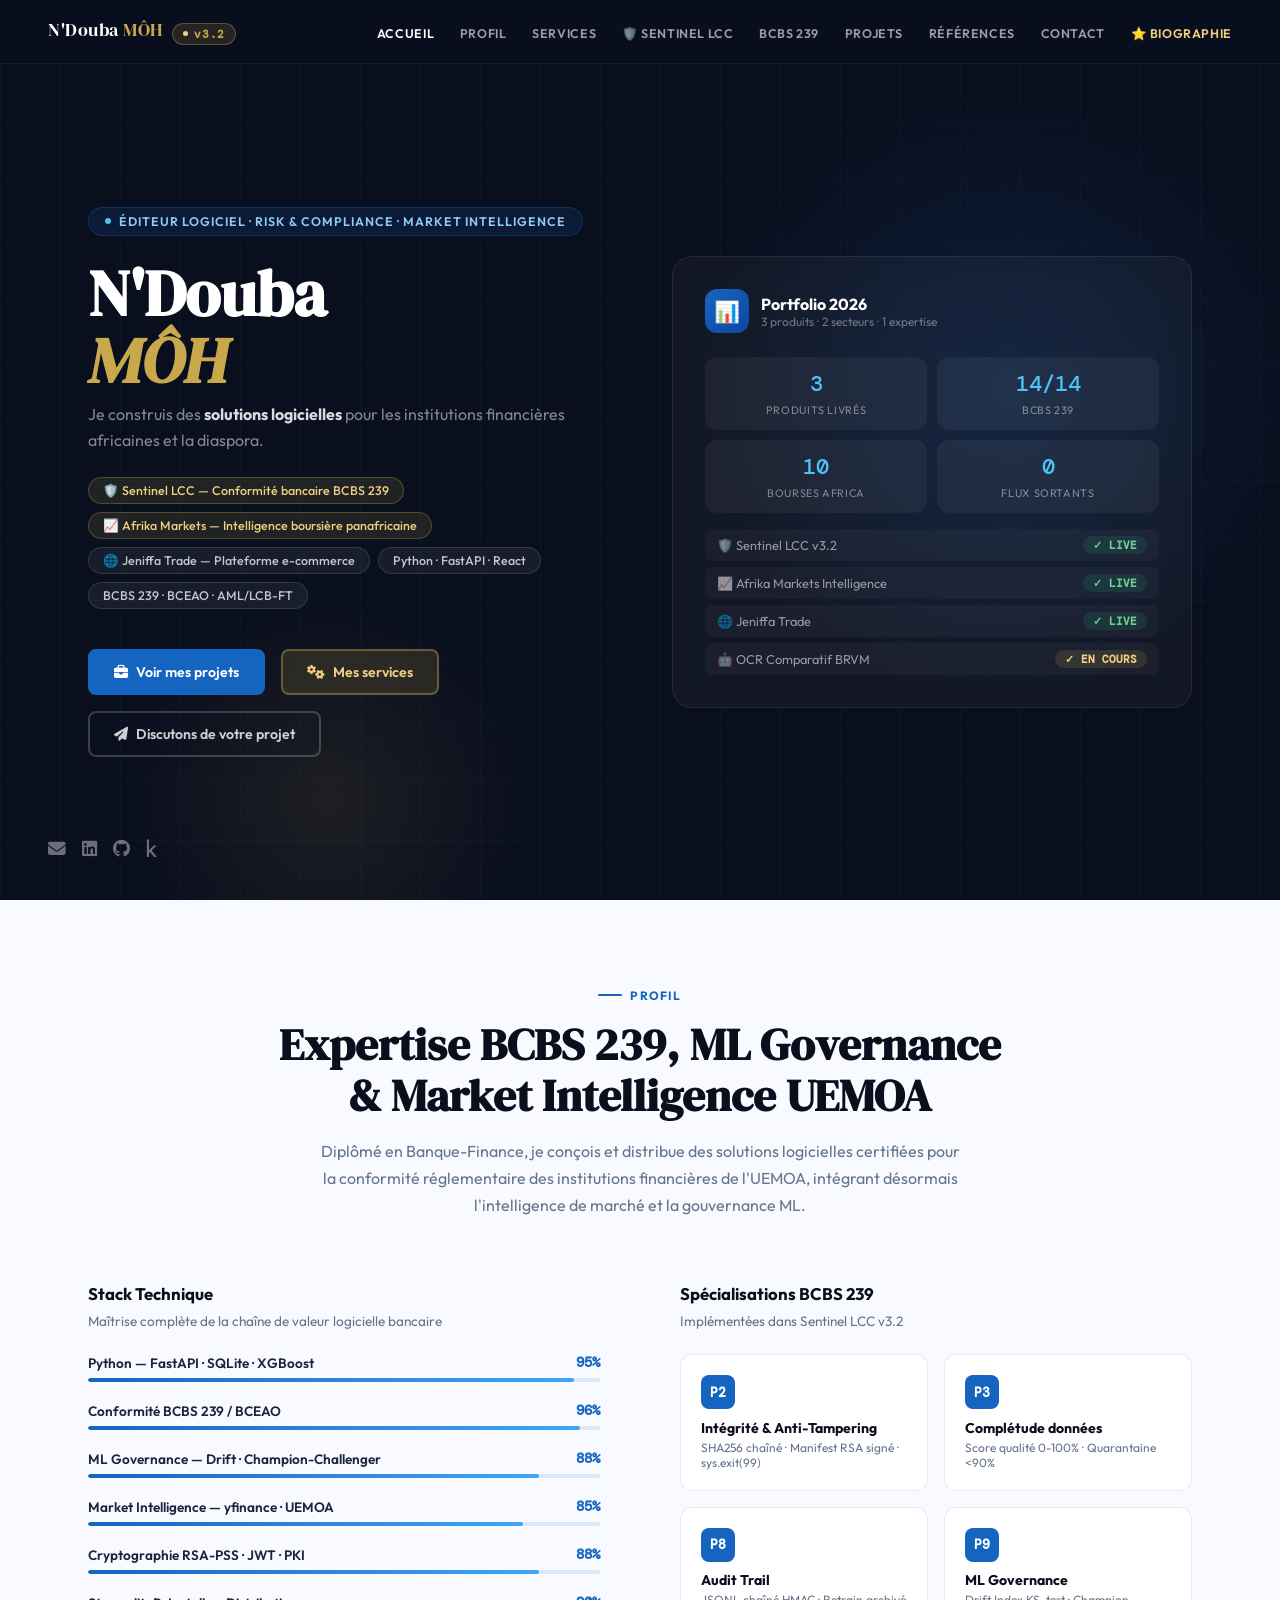
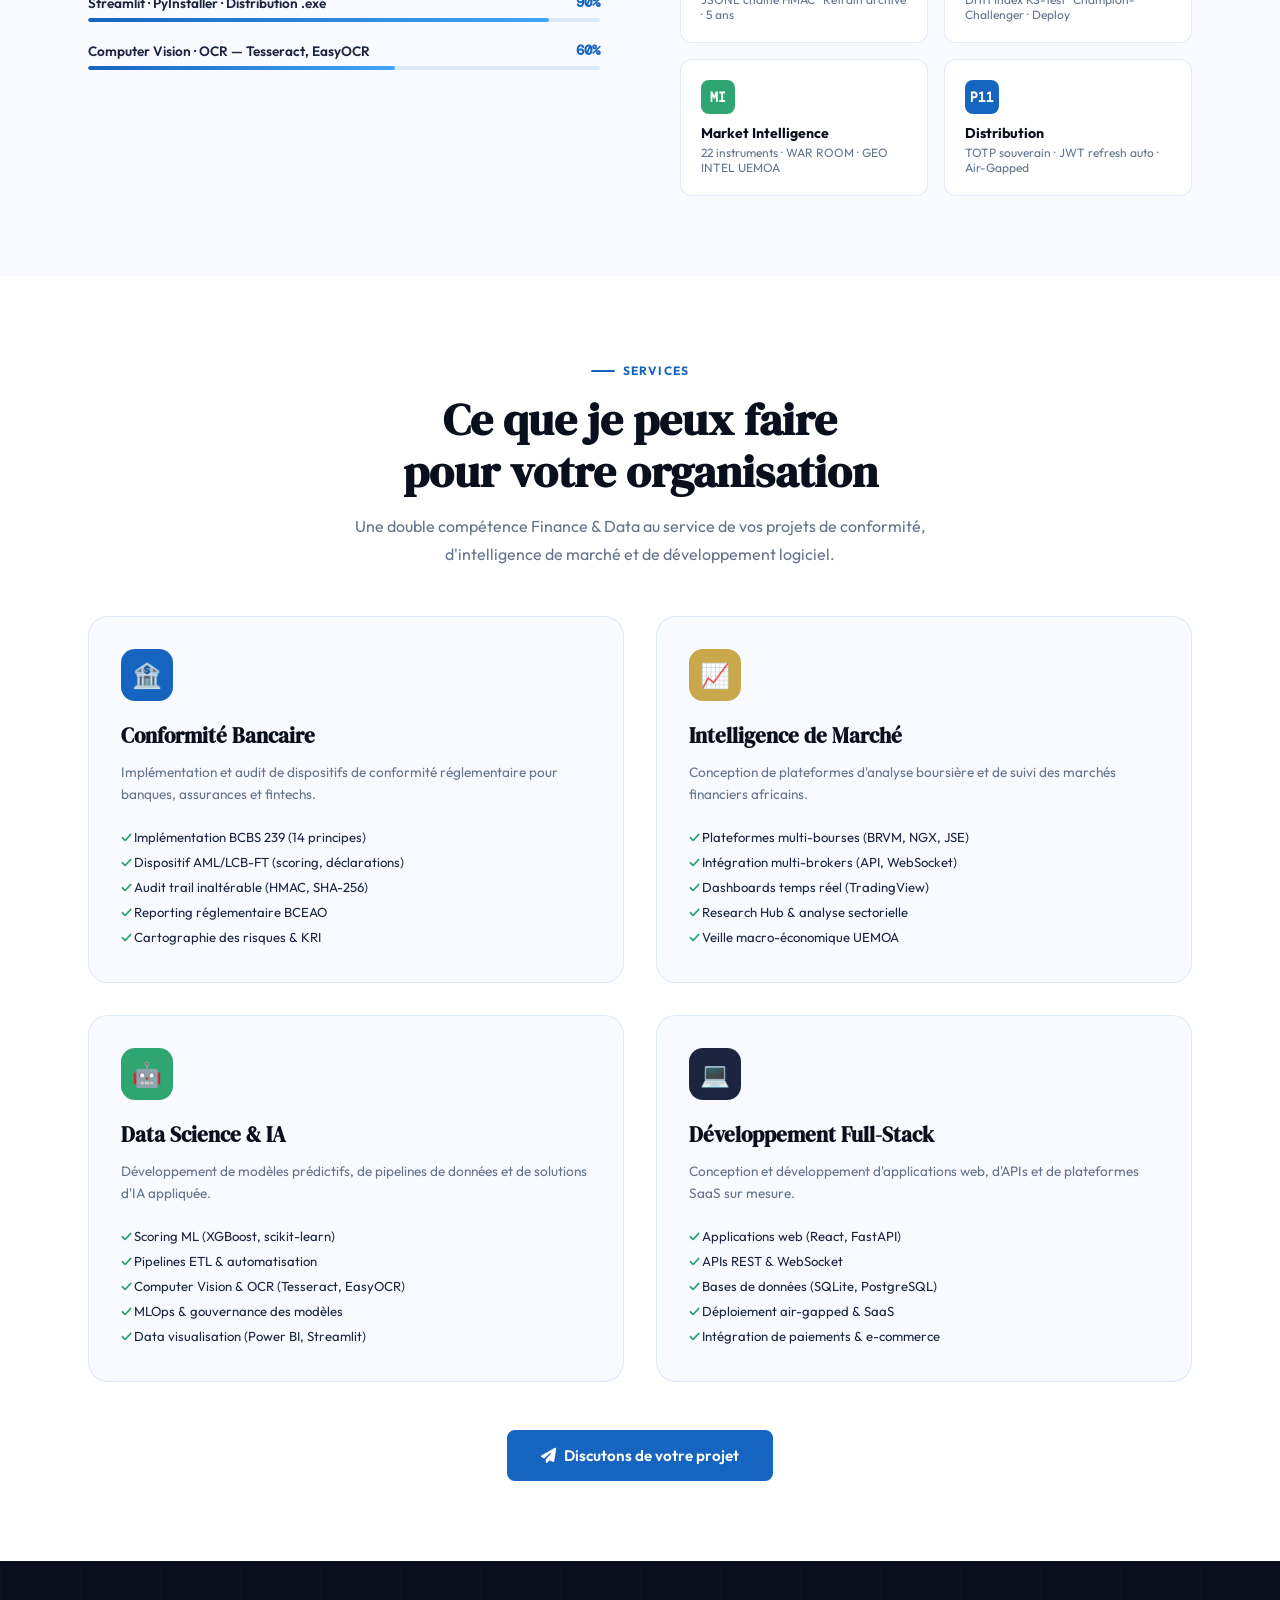
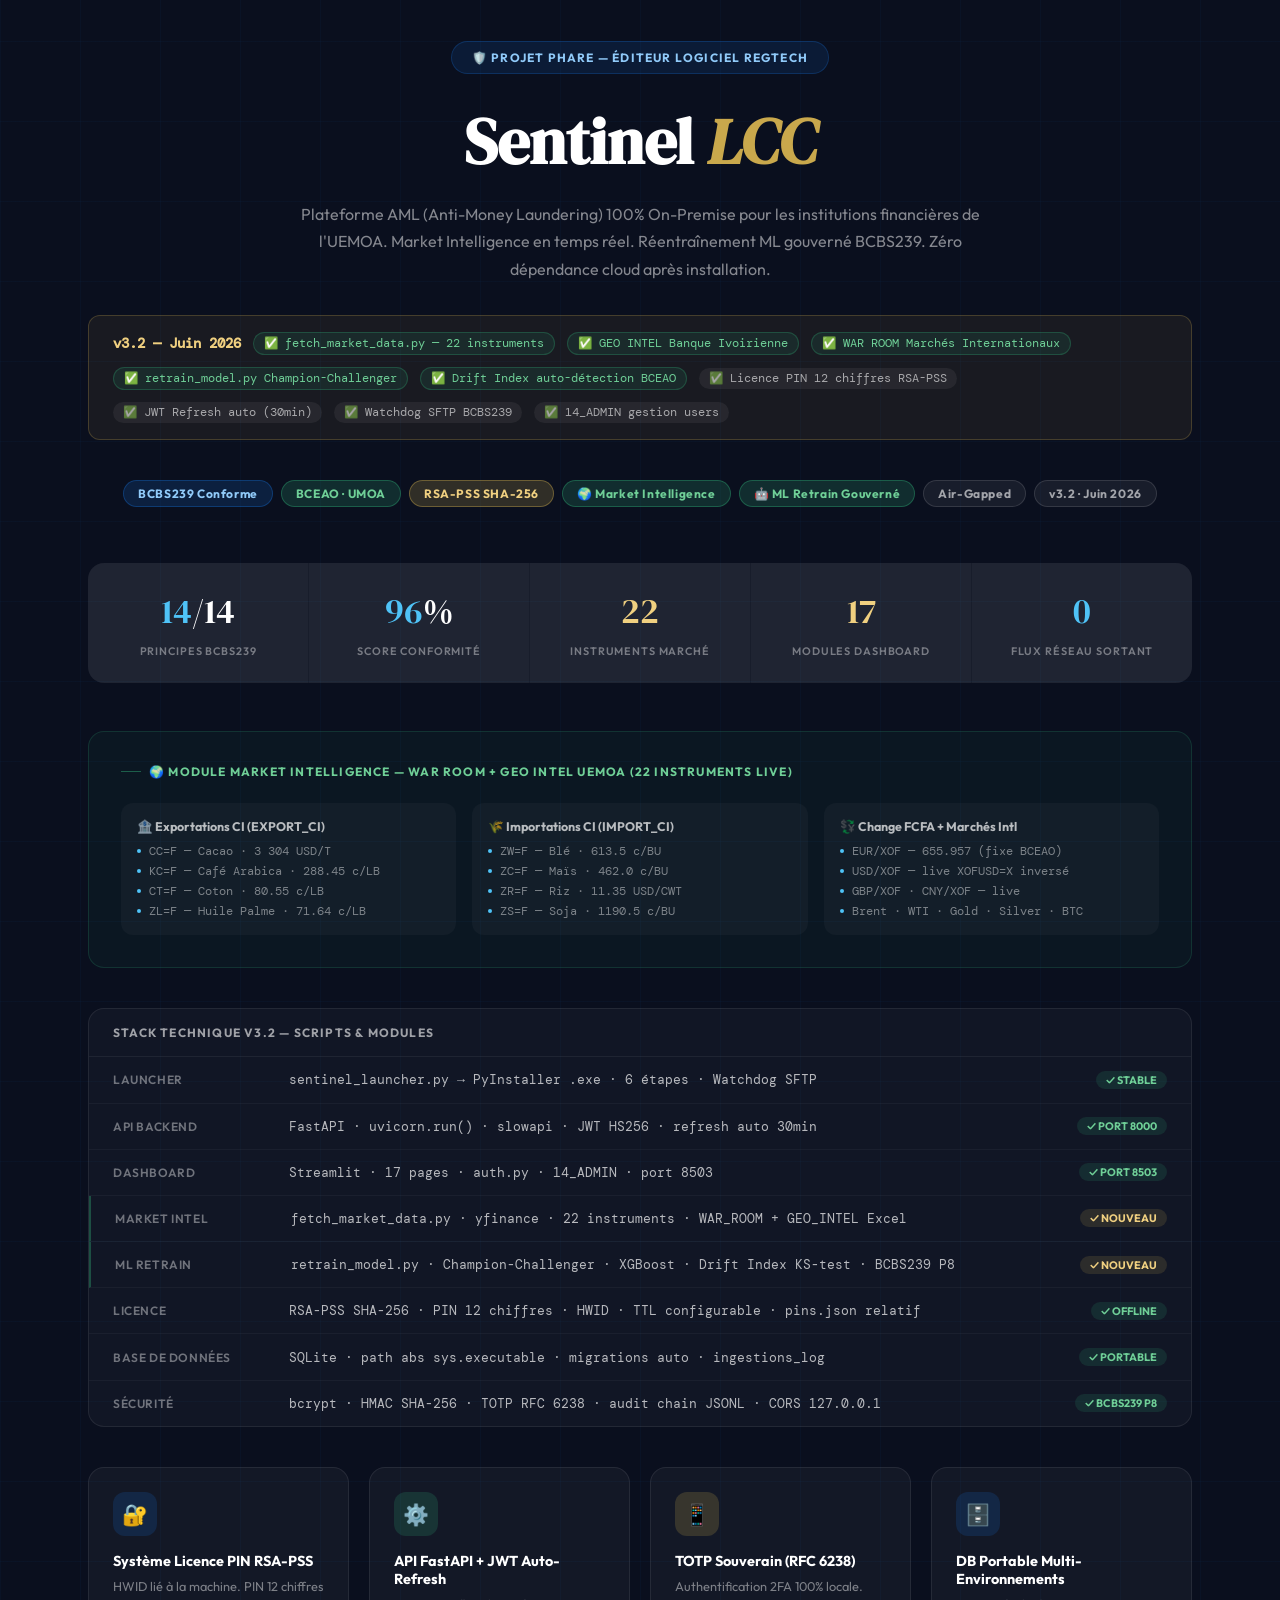
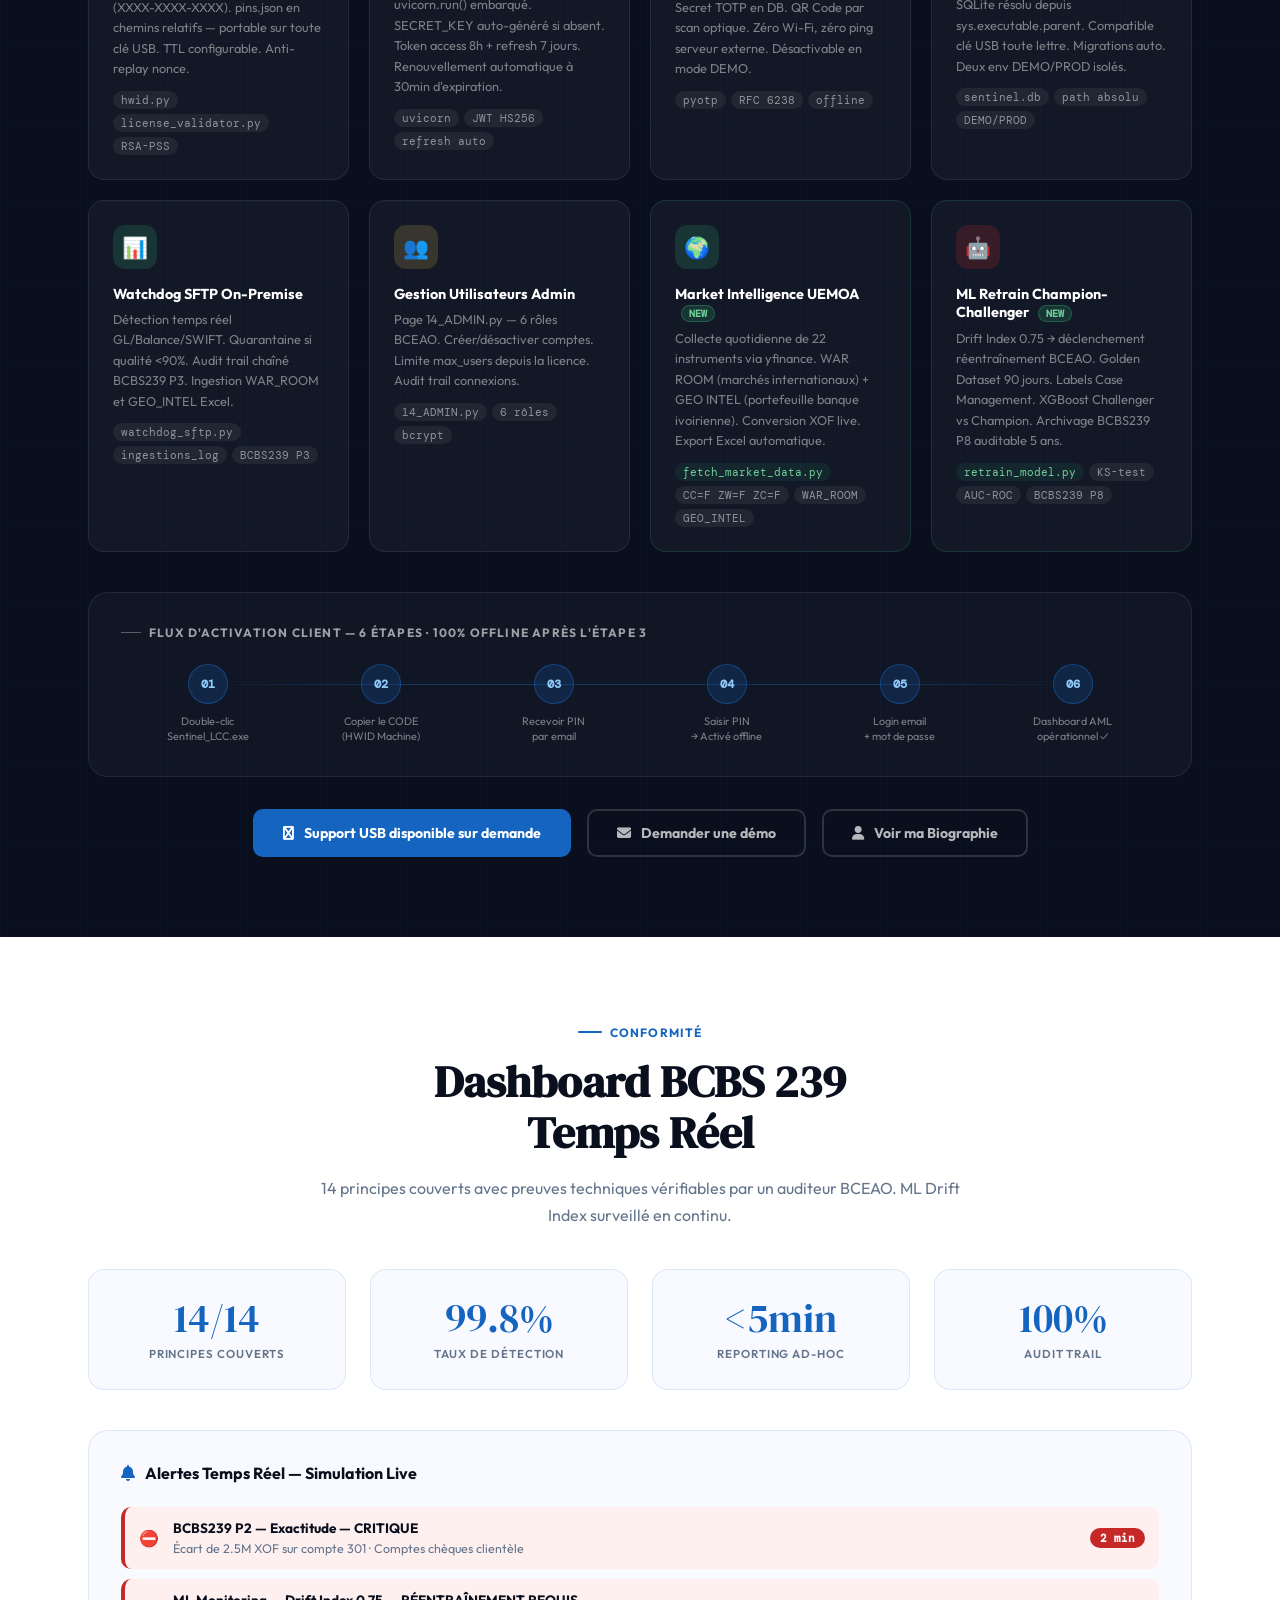
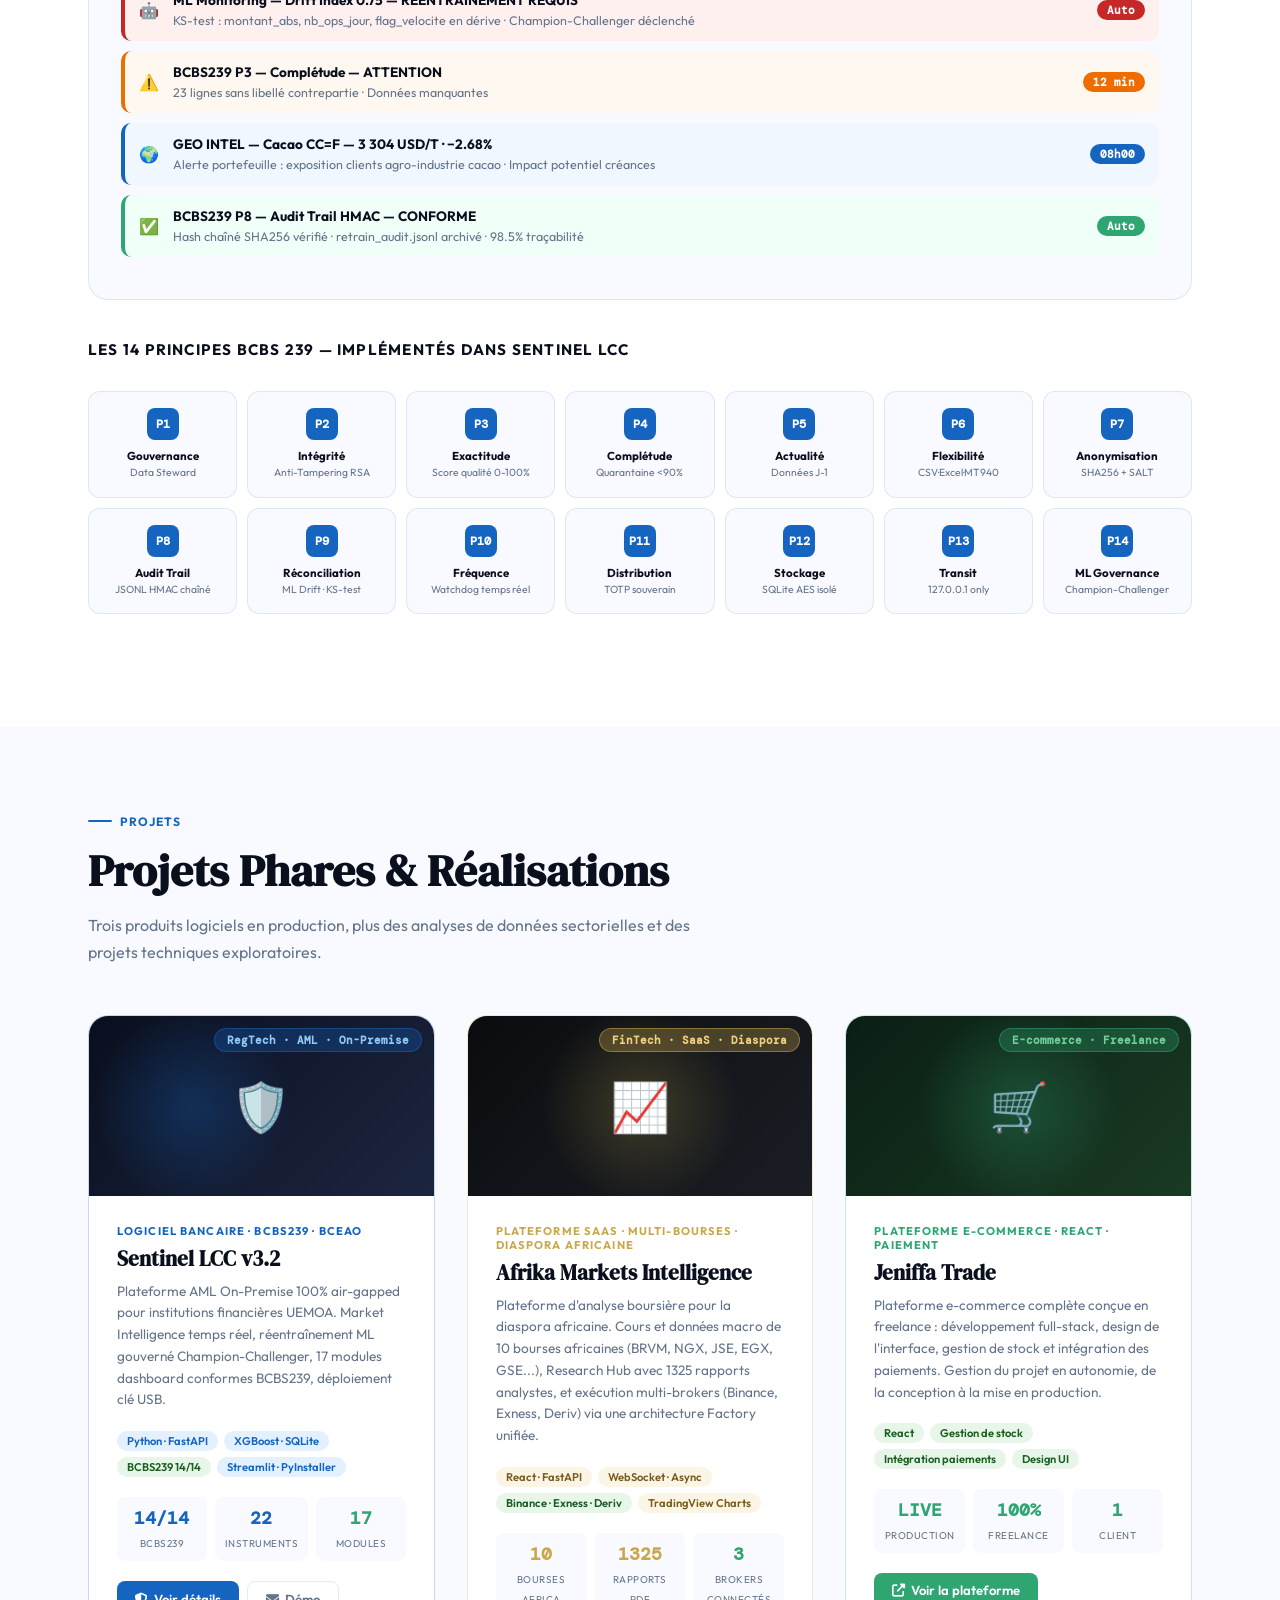
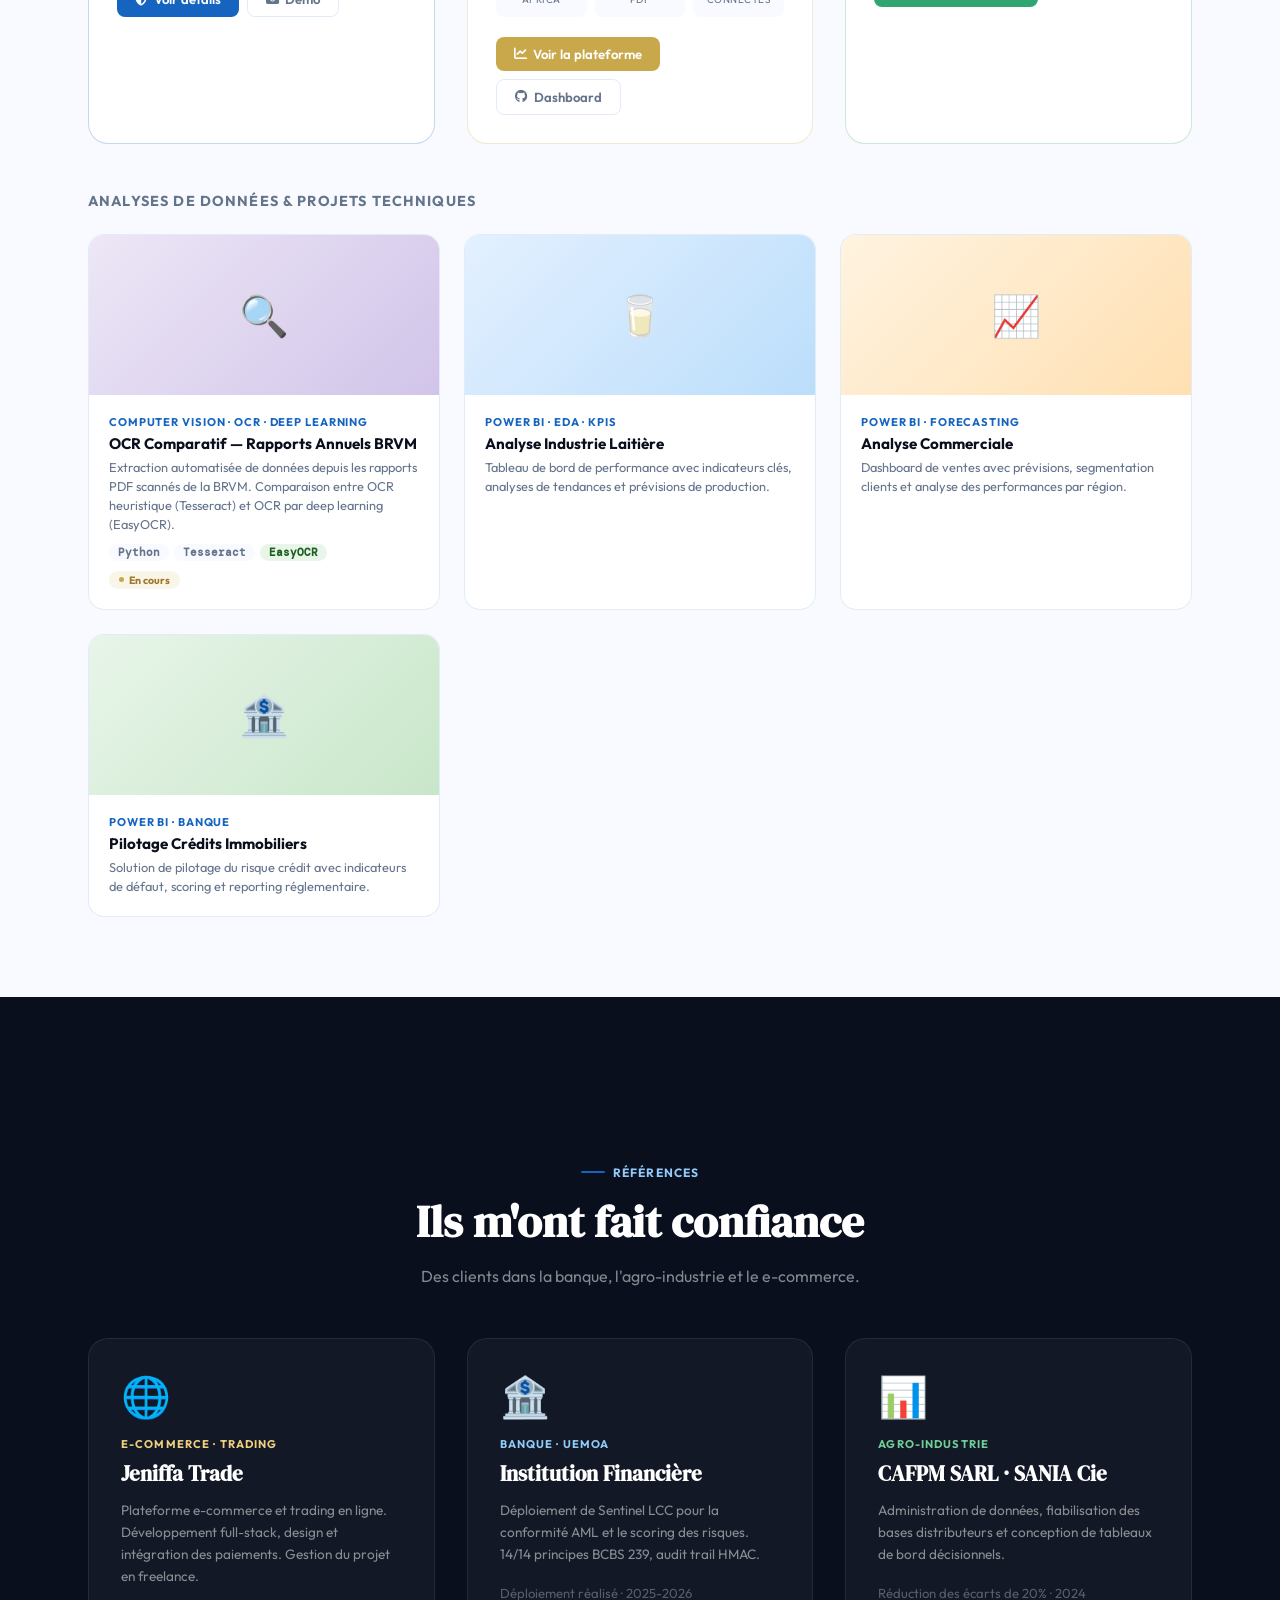
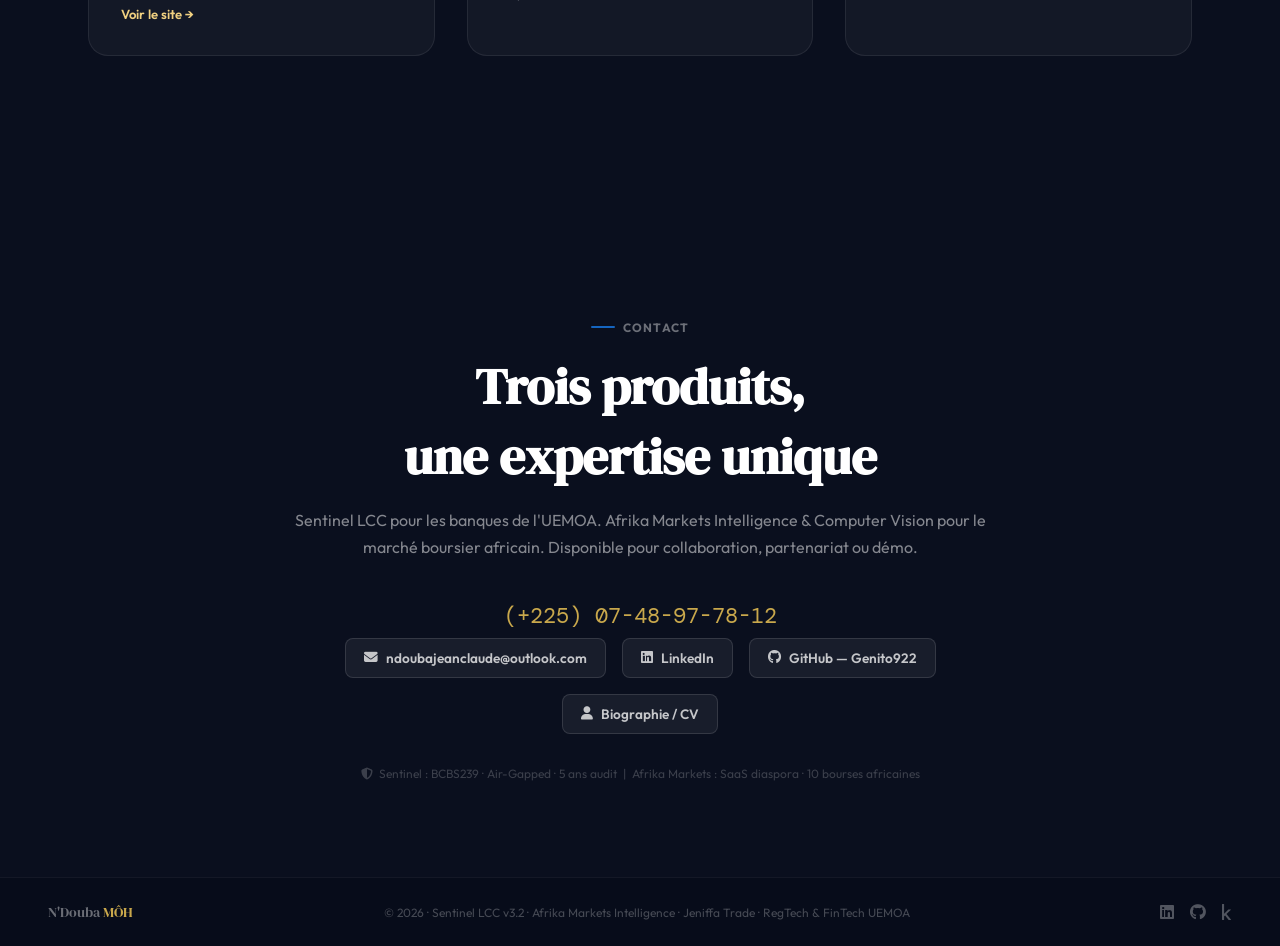
<file: index.html>
<!DOCTYPE html>
<html class="no-js" lang="fr">
<head>
    <meta charset="utf-8">
    <title>N'DOUBA MÔH — Éditeur Logiciel FINANCIER | Sentinel LCC v3.2 | BCBS 239 | Afrika Markets</title>
    <meta name="description" content="Créateur de Sentinel LCC v3.2 — plateforme AML On-Premise certifiée BCBS239 et BCEAO — et d'Afrika Markets Intelligence, plateforme multi-bourses pour la diaspora africaine. Market Intelligence UEMOA. Expert conformité bancaire.">
    <meta name="author" content="N'DOUBA MÔH">
    <meta name="viewport" content="width=device-width, initial-scale=1">
    <link rel="stylesheet" href="https://cdnjs.cloudflare.com/ajax/libs/font-awesome/6.4.0/css/all.min.css">
    <link href="https://fonts.googleapis.com/css2?family=DM+Serif+Display:ital@0;1&family=DM+Mono:wght@400;500&family=Outfit:wght@300;400;500;600;700;800&display=swap" rel="stylesheet">
    <style>
        :root {
            --ink:     #0A0F1E;
            --ink2:    #1C2540;
            --blue:    #1565C0;
            --blue-lt: #E3F0FF;
            --gold:    #C9A84C;
            --gold-lt: #FBF5E6;
            --green:   #2FA572;
            --red:     #C62828;
            --muted:   #64748B;
            --surface: #F8FAFF;
            --white:   #FFFFFF;
            --border:  rgba(21,101,192,0.12);
        }
        *, *::before, *::after { box-sizing: border-box; margin: 0; padding: 0; }
        html { scroll-behavior: smooth; }
        body { font-family: 'Outfit', sans-serif; background: var(--white); color: var(--ink); overflow-x: hidden; }

        /* ── TYPOGRAPHY ── */
        .serif { font-family: 'DM Serif Display', serif; }
        .mono  { font-family: 'DM Mono', monospace; }

        /* ── NAV ── */
        .s-header {
            position: fixed; top: 0; left: 0; right: 0; z-index: 1000;
            background: rgba(10,15,30,0.97); backdrop-filter: blur(16px);
            border-bottom: 1px solid rgba(255,255,255,0.06);
            display: flex; align-items: center; justify-content: space-between;
            padding: 0 3rem; height: 64px; transition: all 0.3s;
        }
        .nav-brand { font-family: 'DM Serif Display', serif; font-size: 1.1rem; color: var(--white); text-decoration: none; letter-spacing: 0.03em; flex-shrink: 0; }
        .nav-brand span { color: var(--gold); }
        .version-badge {
            display: inline-flex; align-items: center; gap: 6px;
            background: rgba(201,168,76,0.15); border: 1px solid rgba(201,168,76,0.35);
            color: #F0D080; padding: 3px 10px; border-radius: 100px;
            font-size: 0.68rem; font-weight: 700; font-family: 'DM Mono', monospace;
            letter-spacing: 0.06em; margin-left: 0.6rem;
        }
        .version-badge::before { content: ''; width: 5px; height: 5px; border-radius: 50%; background: #F0D080; animation: blink 2s infinite; }
        @keyframes blink { 0%,100% { opacity:1; } 50% { opacity:0.3; } }
        .header-nav { display: flex; gap: 1.6rem; list-style: none; }
        .header-nav a { color: rgba(255,255,255,0.6); text-decoration: none; font-size: 0.78rem; font-weight: 600; letter-spacing: 0.05em; text-transform: uppercase; transition: color 0.2s; white-space: nowrap; }
        .header-nav a:hover, .header-nav .current a { color: var(--white); }
        .header-nav .bio-link a { color: #F0D080; }
        .header-nav .bio-link a:hover { color: #FFE082; }
        .header-menu-toggle { display: none; background: none; border: none; color: white; font-size: 1.4rem; cursor: pointer; padding: 8px; }
        .mobile-nav { display: none; position: fixed; top: 64px; left: 0; right: 0; background: rgba(10,15,30,0.99); border-bottom: 1px solid rgba(255,255,255,0.08); z-index: 999; padding: 1rem 0; }
        .mobile-nav.open { display: block; }
        .mobile-nav ul { list-style: none; }
        .mobile-nav ul li a { display: block; padding: 0.75rem 2rem; color: rgba(255,255,255,0.75); text-decoration: none; font-size: 0.9rem; font-weight: 600; letter-spacing: 0.05em; text-transform: uppercase; border-bottom: 1px solid rgba(255,255,255,0.04); transition: color 0.2s, background 0.2s; }
        .mobile-nav ul li a:hover { color: white; background: rgba(255,255,255,0.05); }

        /* ── HERO ── */
        #home { min-height: 100vh; background: var(--ink); display: flex; align-items: center; position: relative; overflow: hidden; padding-top: 64px; }
        .hero-grid { position: absolute; inset: 0; background-image: linear-gradient(rgba(21,101,192,0.07) 1px,transparent 1px), linear-gradient(90deg,rgba(21,101,192,0.07) 1px,transparent 1px); background-size: 60px 60px; }
        .hero-glow { position: absolute; top: 10%; left: 55%; width: 600px; height: 600px; background: radial-gradient(ellipse,rgba(21,101,192,0.18) 0%,transparent 70%); pointer-events: none; }
        .hero-glow-2 { position: absolute; bottom: -100px; left: 10%; width: 400px; height: 400px; background: radial-gradient(ellipse,rgba(201,168,76,0.1) 0%,transparent 70%); pointer-events: none; }
        .hero-content { position: relative; z-index: 2; max-width: 1200px; margin: 0 auto; padding: 4rem 3rem; display: grid; grid-template-columns: 1fr 1fr; gap: 4rem; align-items: center; width: 100%; }
        .hero-eyebrow { display: inline-flex; align-items: center; gap: 8px; background: rgba(21,101,192,0.15); border: 1px solid rgba(21,101,192,0.3); color: #90CAF9; padding: 6px 16px; border-radius: 100px; font-size: 0.78rem; font-weight: 600; letter-spacing: 0.08em; text-transform: uppercase; margin-bottom: 1.5rem; }
        .hero-eyebrow::before { content: ''; width: 6px; height: 6px; border-radius: 50%; background: #4FC3F7; animation: pulse 2s infinite; }
        @keyframes pulse { 0%,100% { opacity:1; transform:scale(1); } 50% { opacity:0.5; transform:scale(0.8); } }
        .hero-name { font-family: 'DM Serif Display', serif; font-size: clamp(2.5rem,5vw,5rem); color: var(--white); line-height: 1.05; margin-bottom: 0.5rem; }
        .hero-name em { font-style: italic; color: var(--gold); }
        .hero-title { font-size: 1rem; color: rgba(255,255,255,0.5); font-weight: 400; margin-bottom: 1.5rem; line-height: 1.6; }
        .hero-pills { display: flex; flex-wrap: wrap; gap: 8px; margin-bottom: 2.5rem; }
        .pill { background: rgba(255,255,255,0.06); border: 1px solid rgba(255,255,255,0.12); color: rgba(255,255,255,0.75); padding: 5px 14px; border-radius: 100px; font-size: 0.78rem; font-weight: 500; }
        .pill-gold { background: rgba(201,168,76,0.12); border-color: rgba(201,168,76,0.3); color: #F0D080; }
        .hero-ctas { display: flex; gap: 1rem; flex-wrap: wrap; }
        .btn-primary { background: var(--blue); color: white; padding: 12px 24px; border-radius: 8px; font-size: 0.88rem; font-weight: 600; text-decoration: none; display: inline-flex; align-items: center; gap: 8px; transition: all 0.2s; border: 2px solid var(--blue); }
        .btn-primary:hover { background: #1976D2; border-color: #1976D2; transform: translateY(-1px); }
        .btn-outline { background: transparent; color: rgba(255,255,255,0.8); padding: 12px 24px; border-radius: 8px; font-size: 0.88rem; font-weight: 600; text-decoration: none; display: inline-flex; align-items: center; gap: 8px; border: 2px solid rgba(255,255,255,0.2); transition: all 0.2s; }
        .btn-outline:hover { border-color: rgba(255,255,255,0.5); color: white; }
        .btn-gold { background: rgba(201,168,76,0.15); color: #F0D080; border-color: rgba(201,168,76,0.4); }
        .btn-gold:hover { background: rgba(201,168,76,0.25); color: #FFE082; }

        /* Hero card */
        .hero-card { background: rgba(255,255,255,0.04); border: 1px solid rgba(255,255,255,0.08); border-radius: 20px; padding: 2rem; backdrop-filter: blur(10px); }
        .hero-card-header { display: flex; align-items: center; gap: 12px; margin-bottom: 1.5rem; }
        .sentinel-badge { width: 44px; height: 44px; background: linear-gradient(135deg,#1565C0,#0D47A1); border-radius: 12px; display: flex; align-items: center; justify-content: center; font-size: 1.3rem; flex-shrink: 0; }
        .hero-card-title { color: var(--white); font-weight: 700; font-size: 1rem; }
        .hero-card-sub { color: rgba(255,255,255,0.4); font-size: 0.75rem; }
        .metric-row { display: grid; grid-template-columns: repeat(2, 1fr); gap: 10px; margin-bottom: 1rem; }
        .metric-box { background: rgba(255,255,255,0.05); border-radius: 12px; padding: 12px; text-align: center; }
        .metric-val { font-family: 'DM Mono', monospace; font-size: 1.4rem; font-weight: 500; color: #4FC3F7; display: block; }
        .metric-lbl { font-size: 0.68rem; color: rgba(255,255,255,0.45); text-transform: uppercase; letter-spacing: 0.06em; }
        .status-row { display: flex; flex-direction: column; gap: 6px; }
        .status-item { display: flex; align-items: center; justify-content: space-between; background: rgba(255,255,255,0.03); border-radius: 8px; padding: 7px 12px; font-size: 0.8rem; }
        .status-item-label { color: rgba(255,255,255,0.55); }
        .status-ok { background: rgba(47,165,114,0.15); color: #6FCF97; padding: 2px 10px; border-radius: 100px; font-size: 0.7rem; font-weight: 600; font-family: 'DM Mono', monospace; white-space: nowrap; }
        .status-gold { background: rgba(201,168,76,0.15); color: #F0D080; padding: 2px 10px; border-radius: 100px; font-size: 0.7rem; font-weight: 600; font-family: 'DM Mono', monospace; white-space: nowrap; }

        /* Social bar */
        .home-social { position: absolute; bottom: 2.5rem; left: 3rem; z-index: 5; list-style: none; display: flex; gap: 1rem; }
        .home-social a { color: rgba(255,255,255,0.4); font-size: 1.1rem; transition: color 0.2s; }
        .home-social a:hover { color: var(--white); }

        /* ── SECTIONS ── */
        .section-wrap { max-width: 1200px; margin: 0 auto; padding: 5rem 3rem; }
        .section-eyebrow { display: inline-flex; align-items: center; gap: 8px; color: var(--blue); font-size: 0.75rem; font-weight: 700; letter-spacing: 0.1em; text-transform: uppercase; margin-bottom: 1rem; }
        .section-eyebrow::before { content: ''; width: 24px; height: 2px; background: var(--blue); border-radius: 2px; }
        .section-title { font-family: 'DM Serif Display', serif; font-size: clamp(1.8rem,3.5vw,3rem); color: var(--ink); line-height: 1.15; margin-bottom: 1rem; }
        .section-lead { font-size: 1rem; color: var(--muted); line-height: 1.7; max-width: 640px; }

        /* ── SERVICES ── */
        #services { background: var(--white); }
        .services-grid { display: grid; grid-template-columns: repeat(2, 1fr); gap: 2rem; }
        .service-card { background: var(--surface); border: 1px solid var(--border); border-radius: 20px; padding: 2rem; transition: all 0.3s; }
        .service-card:hover { transform: translateY(-4px); box-shadow: 0 12px 32px rgba(21,101,192,0.08); }
        .service-icon { width: 52px; height: 52px; border-radius: 14px; display: flex; align-items: center; justify-content: center; font-size: 1.5rem; margin-bottom: 1.25rem; }
        .service-title { font-family: 'DM Serif Display', serif; font-size: 1.3rem; color: var(--ink); margin-bottom: 0.75rem; }
        .service-desc { font-size: 0.85rem; color: var(--muted); line-height: 1.6; margin-bottom: 1.25rem; }
        .service-list { list-style: none; font-size: 0.82rem; color: var(--ink2); line-height: 1.9; }
        .service-list li::before { content: '✓ '; color: var(--green); font-weight: 700; }

        /* ── SENTINEL SECTION ── */
        #sentinel { background: var(--ink); padding: 5rem 0; position: relative; overflow: hidden; }
        #sentinel::before { content: ''; position: absolute; inset: 0; background-image: linear-gradient(rgba(21,101,192,0.05) 1px,transparent 1px), linear-gradient(90deg,rgba(21,101,192,0.05) 1px,transparent 1px); background-size: 80px 80px; }
        .sentinel-inner { position: relative; z-index: 2; max-width: 1200px; margin: 0 auto; padding: 0 3rem; }
        .sentinel-header { text-align: center; margin-bottom: 3.5rem; }
        .sentinel-eyebrow { display: inline-flex; align-items: center; gap: 10px; background: rgba(21,101,192,0.15); border: 1px solid rgba(21,101,192,0.3); color: #90CAF9; padding: 8px 20px; border-radius: 100px; font-size: 0.75rem; font-weight: 700; letter-spacing: 0.1em; text-transform: uppercase; margin-bottom: 1.5rem; }
        .sentinel-title { font-family: 'DM Serif Display', serif; font-size: clamp(2rem,5vw,4rem); color: var(--white); margin-bottom: 1rem; }
        .sentinel-title em { font-style: italic; color: var(--gold); }
        .sentinel-sub { font-size: 1rem; color: rgba(255,255,255,0.5); max-width: 680px; margin: 0 auto 2rem; line-height: 1.7; }

        .changelog-banner { background: rgba(201,168,76,0.08); border: 1px solid rgba(201,168,76,0.25); border-radius: 12px; padding: 1rem 1.5rem; margin-bottom: 2.5rem; display: flex; flex-wrap: wrap; gap: 0.75rem; align-items: center; }
        .changelog-title { color: #F0D080; font-weight: 700; font-size: 0.85rem; font-family: 'DM Mono', monospace; flex-shrink: 0; }
        .changelog-item { background: rgba(255,255,255,0.06); color: rgba(255,255,255,0.6); padding: 3px 10px; border-radius: 100px; font-size: 0.72rem; font-family: 'DM Mono', monospace; }
        .changelog-item-new { background: rgba(47,165,114,0.12); color: #6FCF97; border: 1px solid rgba(47,165,114,0.3); }

        .sentinel-badges { display: flex; justify-content: center; gap: 8px; flex-wrap: wrap; margin-bottom: 2.5rem; }
        .s-badge { padding: 5px 14px; border-radius: 100px; font-size: 0.75rem; font-weight: 700; letter-spacing: 0.05em; }
        .s-badge-blue  { background: rgba(21,101,192,0.2);  color: #90CAF9; border: 1px solid rgba(21,101,192,0.4); }
        .s-badge-green { background: rgba(47,165,114,0.2);  color: #6FCF97; border: 1px solid rgba(47,165,114,0.4); }
        .s-badge-gold  { background: rgba(201,168,76,0.2);  color: #F0D080; border: 1px solid rgba(201,168,76,0.4); }
        .s-badge-dark  { background: rgba(255,255,255,0.06); color: rgba(255,255,255,0.6); border: 1px solid rgba(255,255,255,0.12); }

        .sentinel-kpis { display: grid; grid-template-columns: repeat(5, 1fr); gap: 1px; background: rgba(255,255,255,0.06); border-radius: 16px; overflow: hidden; margin-bottom: 3rem; }
        .skpi { background: rgba(255,255,255,0.03); padding: 1.5rem 1rem; text-align: center; transition: background 0.2s; }
        .skpi:hover { background: rgba(255,255,255,0.06); }
        .skpi-val { font-family: 'DM Serif Display', serif; font-size: 2.2rem; color: var(--white); display: block; margin-bottom: 4px; }
        .skpi-val span { color: #4FC3F7; }
        .skpi-val-gold span { color: #F0D080; }
        .skpi-lbl { font-size: 0.68rem; color: rgba(255,255,255,0.4); text-transform: uppercase; letter-spacing: 0.08em; font-weight: 600; }

        .arch-grid { display: grid; grid-template-columns: repeat(4, 1fr); gap: 1.25rem; margin-bottom: 2.5rem; }
        .arch-card { background: rgba(255,255,255,0.04); border: 1px solid rgba(255,255,255,0.08); border-radius: 16px; padding: 1.5rem; transition: all 0.3s; }
        .arch-card:hover { background: rgba(255,255,255,0.07); border-color: rgba(21,101,192,0.4); transform: translateY(-4px); }
        .arch-card-new { border-color: rgba(47,165,114,0.2); }
        .arch-card-new:hover { border-color: rgba(47,165,114,0.5); }
        .arch-icon { width: 44px; height: 44px; border-radius: 12px; display: flex; align-items: center; justify-content: center; font-size: 1.3rem; margin-bottom: 1rem; }
        .arch-icon-blue  { background: rgba(21,101,192,0.2); }
        .arch-icon-green { background: rgba(47,165,114,0.2); }
        .arch-icon-gold  { background: rgba(201,168,76,0.2); }
        .arch-icon-red   { background: rgba(198,40,40,0.2); }
        .arch-card-title { color: var(--white); font-weight: 700; margin-bottom: 0.4rem; font-size: 0.9rem; }
        .arch-card-desc  { color: rgba(255,255,255,0.45); font-size: 0.8rem; line-height: 1.6; }
        .arch-tags { display: flex; flex-wrap: wrap; gap: 5px; margin-top: 0.75rem; }
        .arch-tag { background: rgba(255,255,255,0.06); color: rgba(255,255,255,0.5); padding: 2px 8px; border-radius: 100px; font-size: 0.68rem; font-family: 'DM Mono', monospace; }
        .arch-tag-green { background: rgba(47,165,114,0.1); color: #6FCF97; }
        .new-badge { display: inline-block; background: rgba(47,165,114,0.2); color: #6FCF97; border: 1px solid rgba(47,165,114,0.4); padding: 1px 7px; border-radius: 100px; font-size: 0.62rem; font-weight: 700; font-family: 'DM Mono', monospace; margin-left: 6px; vertical-align: middle; }

        .market-intel-box { background: rgba(47,165,114,0.05); border: 1px solid rgba(47,165,114,0.2); border-radius: 16px; padding: 2rem; margin-bottom: 2.5rem; }
        .market-intel-title { color: #6FCF97; font-size: 0.75rem; font-weight: 700; letter-spacing: 0.1em; text-transform: uppercase; margin-bottom: 1.5rem; display: flex; align-items: center; gap: 8px; }
        .market-intel-title::before { content: ''; width: 20px; height: 1px; background: rgba(47,165,114,0.5); }
        .market-cats { display: grid; grid-template-columns: repeat(3, 1fr); gap: 1rem; }
        .market-cat { background: rgba(255,255,255,0.03); border-radius: 12px; padding: 1rem; }
        .market-cat-title { color: rgba(255,255,255,0.7); font-size: 0.78rem; font-weight: 700; margin-bottom: 0.6rem; }
        .market-cat-items { display: flex; flex-direction: column; gap: 4px; }
        .market-item { display: flex; align-items: center; gap: 8px; font-size: 0.75rem; color: rgba(255,255,255,0.45); font-family: 'DM Mono', monospace; }
        .market-item::before { content: ''; width: 4px; height: 4px; border-radius: 50%; background: #4FC3F7; flex-shrink: 0; }

        .tech-stack { background: rgba(255,255,255,0.03); border: 1px solid rgba(255,255,255,0.08); border-radius: 16px; overflow: hidden; margin-bottom: 2.5rem; }
        .tech-stack-title { padding: 1rem 1.5rem; color: rgba(255,255,255,0.6); font-size: 0.75rem; font-weight: 700; letter-spacing: 0.1em; text-transform: uppercase; border-bottom: 1px solid rgba(255,255,255,0.06); }
        .tech-row { display: grid; grid-template-columns: 160px 1fr auto; gap: 1rem; padding: 0.85rem 1.5rem; align-items: center; border-bottom: 1px solid rgba(255,255,255,0.04); transition: background 0.15s; }
        .tech-row:last-child { border-bottom: none; }
        .tech-row:hover { background: rgba(255,255,255,0.03); }
        .tech-row-new { border-left: 2px solid rgba(47,165,114,0.4); }
        .tech-layer { color: rgba(255,255,255,0.4); font-size: 0.75rem; font-weight: 600; letter-spacing: 0.05em; text-transform: uppercase; }
        .tech-detail { color: rgba(255,255,255,0.7); font-size: 0.82rem; font-family: 'DM Mono', monospace; }
        .tech-status { background: rgba(47,165,114,0.15); color: #6FCF97; padding: 2px 10px; border-radius: 100px; font-size: 0.68rem; font-weight: 700; white-space: nowrap; }
        .tech-status-new { background: rgba(201,168,76,0.15); color: #F0D080; }

        .sentinel-flow { background: rgba(255,255,255,0.03); border: 1px solid rgba(255,255,255,0.08); border-radius: 20px; padding: 2rem; margin-bottom: 2rem; }
        .flow-title { color: rgba(255,255,255,0.6); font-size: 0.75rem; font-weight: 700; letter-spacing: 0.1em; text-transform: uppercase; margin-bottom: 1.5rem; display: flex; align-items: center; gap: 8px; }
        .flow-title::before { content: ''; width: 20px; height: 1px; background: rgba(255,255,255,0.3); }
        .flow-steps { display: grid; grid-template-columns: repeat(6, 1fr); gap: 0; position: relative; }
        .flow-steps::before { content: ''; position: absolute; top: 20px; left: 8%; right: 8%; height: 1px; background: linear-gradient(90deg,transparent,rgba(21,101,192,0.4) 20%,rgba(21,101,192,0.4) 80%,transparent); }
        .flow-step { text-align: center; position: relative; z-index: 2; }
        .flow-step-num { width: 40px; height: 40px; background: rgba(21,101,192,0.2); border: 1px solid rgba(21,101,192,0.5); border-radius: 50%; display: flex; align-items: center; justify-content: center; margin: 0 auto 10px; font-family: 'DM Mono', monospace; font-size: 0.75rem; color: #90CAF9; font-weight: 600; }
        .flow-step-label { font-size: 0.68rem; color: rgba(255,255,255,0.45); line-height: 1.4; }

        .sentinel-ctas { display: flex; gap: 1rem; justify-content: center; flex-wrap: wrap; }
        .btn-sentinel { background: var(--blue); color: white; padding: 13px 28px; border-radius: 10px; font-size: 0.88rem; font-weight: 700; text-decoration: none; display: inline-flex; align-items: center; gap: 10px; transition: all 0.2s; border: 2px solid var(--blue); }
        .btn-sentinel:hover { background: #1976D2; transform: translateY(-2px); box-shadow: 0 8px 24px rgba(21,101,192,0.4); }
        .btn-sentinel-outline { background: transparent; color: rgba(255,255,255,0.7); padding: 13px 28px; border-radius: 10px; font-size: 0.88rem; font-weight: 700; text-decoration: none; display: inline-flex; align-items: center; gap: 10px; border: 2px solid rgba(255,255,255,0.15); transition: all 0.2s; }
        .btn-sentinel-outline:hover { border-color: rgba(255,255,255,0.4); color: white; }

        /* ── ABOUT ── */
        #about { background: var(--surface); }
        .about-grid { display: grid; grid-template-columns: 1fr 1fr; gap: 5rem; align-items: start; }
        .skills-list { margin-top: 1.5rem; }
        .skill-item { margin-bottom: 1.25rem; }
        .skill-header { display: flex; justify-content: space-between; margin-bottom: 6px; font-size: 0.85rem; font-weight: 600; color: var(--ink2); }
        .skill-pct { color: var(--blue); font-family: 'DM Mono', monospace; }
        .skill-bar { height: 4px; background: rgba(21,101,192,0.12); border-radius: 4px; overflow: hidden; }
        .skill-fill { height: 100%; background: linear-gradient(90deg,var(--blue),#42A5F5); border-radius: 4px; }
        .spec-grid { display: grid; grid-template-columns: 1fr 1fr; gap: 1rem; margin-top: 1.5rem; }
        .spec-card { background: var(--white); border: 1px solid var(--border); border-radius: 12px; padding: 1.25rem; transition: all 0.2s; }
        .spec-card:hover { border-color: rgba(21,101,192,0.3); box-shadow: 0 4px 16px rgba(21,101,192,0.08); }
        .spec-num { width: 34px; height: 34px; background: var(--blue); color: white; border-radius: 8px; display: flex; align-items: center; justify-content: center; font-weight: 800; font-size: 0.8rem; margin-bottom: 0.6rem; font-family: 'DM Mono', monospace; }
        .spec-num-green { background: var(--green); }
        .spec-title { font-weight: 700; font-size: 0.88rem; color: var(--ink); margin-bottom: 3px; }
        .spec-desc { font-size: 0.75rem; color: var(--muted); }

        /* ── BCBS239 ── */
        #bcbs239 { background: var(--white); }
        .kpi-row { display: grid; grid-template-columns: repeat(4, 1fr); gap: 1.5rem; margin: 2.5rem 0; }
        .kpi-box { background: var(--surface); border: 1px solid var(--border); border-radius: 16px; padding: 1.75rem 1.5rem; text-align: center; transition: all 0.3s; position: relative; overflow: hidden; }
        .kpi-box::after { content: ''; position: absolute; bottom: 0; left: 0; right: 0; height: 3px; background: var(--blue); transform: scaleX(0); transition: transform 0.3s; }
        .kpi-box:hover::after { transform: scaleX(1); }
        .kpi-box:hover { transform: translateY(-4px); box-shadow: 0 8px 24px rgba(21,101,192,0.12); }
        .kpi-val { font-family: 'DM Serif Display', serif; font-size: 2.5rem; color: var(--blue); display: block; line-height: 1; margin-bottom: 8px; }
        .kpi-lbl { font-size: 0.72rem; color: var(--muted); text-transform: uppercase; letter-spacing: 0.08em; font-weight: 600; }
        .alertes-box { background: var(--surface); border: 1px solid var(--border); border-radius: 20px; padding: 2rem; margin: 2.5rem 0; }
        .alertes-title { display: flex; align-items: center; gap: 10px; font-weight: 700; color: var(--ink); margin-bottom: 1.5rem; font-size: 1rem; }
        .alert-item { display: flex; align-items: center; gap: 14px; padding: 12px 14px; border-radius: 10px; margin-bottom: 10px; font-size: 0.85rem; }
        .alert-crit { background: #FFF0F0; border-left: 4px solid var(--red); }
        .alert-warn { background: #FFF8F0; border-left: 4px solid #EF6C00; }
        .alert-ok   { background: #F0FFF8; border-left: 4px solid var(--green); }
        .alert-info { background: #F0F7FF; border-left: 4px solid var(--blue); }
        .alert-icon { font-size: 1rem; flex-shrink: 0; }
        .alert-body { flex: 1; min-width: 0; }
        .alert-body strong { display: block; margin-bottom: 2px; color: var(--ink); font-size: 0.85rem; }
        .alert-body span { color: var(--muted); font-size: 0.78rem; }
        .alert-time { padding: 3px 10px; border-radius: 100px; font-size: 0.68rem; font-weight: 700; font-family: 'DM Mono', monospace; white-space: nowrap; flex-shrink: 0; }
        .time-crit { background: var(--red); color: white; }
        .time-warn { background: #EF6C00; color: white; }
        .time-ok   { background: var(--green); color: white; }
        .time-info { background: var(--blue); color: white; }
        .principles-grid { display: grid; grid-template-columns: repeat(7, 1fr); gap: 10px; margin: 2rem 0; }
        .p-card { background: var(--surface); border: 1px solid var(--border); border-radius: 12px; padding: 1rem 0.75rem; text-align: center; transition: all 0.2s; cursor: default; }
        .p-card:hover { border-color: var(--blue); background: var(--blue-lt); transform: translateY(-2px); }
        .p-num { width: 32px; height: 32px; background: var(--blue); color: white; border-radius: 8px; display: flex; align-items: center; justify-content: center; font-weight: 800; font-size: 0.75rem; margin: 0 auto 8px; font-family: 'DM Mono', monospace; }
        .p-title { font-weight: 700; font-size: 0.72rem; color: var(--ink); margin-bottom: 3px; }
        .p-desc  { font-size: 0.65rem; color: var(--muted); line-height: 1.4; }

        /* ── PROJETS PHARES ── */
        #works { background: var(--surface); }
        .flagship-grid { display: grid; grid-template-columns: repeat(3, 1fr); gap: 2rem; margin-top: 3rem; margin-bottom: 3rem; }
        .flagship-card { background: var(--white); border: 1px solid var(--border); border-radius: 20px; overflow: hidden; transition: all 0.3s; }
        .flagship-card:hover { transform: translateY(-6px); box-shadow: 0 16px 48px rgba(21,101,192,0.12); border-color: rgba(21,101,192,0.3); }
        .flagship-card-sentinel { border-color: rgba(21,101,192,0.25); }
        .flagship-card-africa { border-color: rgba(201,168,76,0.25); }
        .flagship-card-africa:hover { border-color: rgba(201,168,76,0.5); box-shadow: 0 16px 48px rgba(201,168,76,0.1); }
        .flagship-card-jeniffa { border-color: rgba(47,165,114,0.25); }
        .flagship-card-jeniffa:hover { border-color: rgba(47,165,114,0.5); box-shadow: 0 16px 48px rgba(47,165,114,0.1); }
        .flagship-thumb { height: 180px; display: flex; align-items: center; justify-content: center; gap: 1rem; position: relative; overflow: hidden; }
        .flagship-thumb-sentinel { background: linear-gradient(135deg,#0A0F1E,#1C2540); }
        .flagship-thumb-africa { background: linear-gradient(135deg,#0A0C0F,#1A1E24); }
        .flagship-thumb-jeniffa { background: linear-gradient(135deg,#0A1F14,#1A3A24); }
        .flagship-thumb-icon { font-size: 3rem; position: relative; z-index: 2; }
        .flagship-thumb-glow-blue { position: absolute; width: 200px; height: 200px; background: radial-gradient(ellipse,rgba(21,101,192,0.3),transparent 70%); top: 50%; left: 30%; transform: translate(-50%,-50%); }
        .flagship-thumb-glow-gold { position: absolute; width: 200px; height: 200px; background: radial-gradient(ellipse,rgba(201,168,76,0.25),transparent 70%); top: 50%; left: 50%; transform: translate(-50%,-50%); }
        .flagship-thumb-glow-green { position: absolute; width: 200px; height: 200px; background: radial-gradient(ellipse,rgba(47,165,114,0.3),transparent 70%); top: 50%; left: 50%; transform: translate(-50%,-50%); }
        .flagship-thumb-badge { position: absolute; top: 12px; right: 12px; padding: 4px 12px; border-radius: 100px; font-size: 0.68rem; font-weight: 700; font-family: 'DM Mono', monospace; }
        .flagship-thumb-badge-blue  { background: rgba(21,101,192,0.3); color: #90CAF9; border: 1px solid rgba(21,101,192,0.5); }
        .flagship-thumb-badge-gold  { background: rgba(201,168,76,0.3); color: #F0D080; border: 1px solid rgba(201,168,76,0.5); }
        .flagship-thumb-badge-green { background: rgba(47,165,114,0.3); color: #6FCF97; border: 1px solid rgba(47,165,114,0.5); }
        .flagship-body { padding: 1.75rem; }
        .flagship-cat { font-size: 0.7rem; font-weight: 700; letter-spacing: 0.1em; text-transform: uppercase; margin-bottom: 6px; }
        .flagship-cat-blue { color: var(--blue); }
        .flagship-cat-gold { color: var(--gold); }
        .flagship-cat-green { color: var(--green); }
        .flagship-title { font-family: 'DM Serif Display', serif; font-weight: 700; font-size: 1.3rem; color: var(--ink); margin-bottom: 8px; }
        .flagship-desc { font-size: 0.85rem; color: var(--muted); line-height: 1.6; margin-bottom: 1.25rem; }
        .flagship-pills { display: flex; flex-wrap: wrap; gap: 6px; margin-bottom: 1.25rem; }
        .flagship-pill { padding: 3px 10px; border-radius: 100px; font-size: 0.7rem; font-weight: 600; }
        .flagship-pill-blue { background: var(--blue-lt); color: var(--blue); }
        .flagship-pill-gold { background: var(--gold-lt); color: #7A5C1E; }
        .flagship-pill-green { background: #E8F5E9; color: #1B5E20; }
        .flagship-kpis { display: grid; grid-template-columns: repeat(3, 1fr); gap: 8px; margin-bottom: 1.25rem; }
        .flagship-kpi { background: var(--surface); border-radius: 8px; padding: 10px; text-align: center; }
        .flagship-kpi-val { font-family: 'DM Mono', monospace; font-size: 1.1rem; font-weight: 700; display: block; margin-bottom: 2px; }
        .flagship-kpi-val-blue { color: var(--blue); }
        .flagship-kpi-val-gold { color: var(--gold); }
        .flagship-kpi-val-green { color: var(--green); }
        .flagship-kpi-lbl { font-size: 0.62rem; color: var(--muted); text-transform: uppercase; letter-spacing: 0.05em; }
        .flagship-ctas { display: flex; gap: 8px; flex-wrap: wrap; }
        .flagship-btn { display: inline-flex; align-items: center; gap: 6px; padding: 9px 18px; border-radius: 8px; font-size: 0.82rem; font-weight: 600; text-decoration: none; transition: all 0.2s; }
        .flagship-btn-blue { background: var(--blue); color: white; }
        .flagship-btn-blue:hover { background: #1976D2; }
        .flagship-btn-gold { background: var(--gold); color: white; }
        .flagship-btn-gold:hover { background: #A07828; }
        .flagship-btn-green { background: var(--green); color: white; }
        .flagship-btn-green:hover { background: #248A5E; }
        .flagship-btn-outline { background: transparent; color: var(--muted); border: 1px solid var(--border); }
        .flagship-btn-outline:hover { border-color: var(--blue); color: var(--blue); }

        .project-grid { display: grid; grid-template-columns: repeat(3, 1fr); gap: 1.5rem; }
        .project-card { background: var(--white); border: 1px solid var(--border); border-radius: 16px; overflow: hidden; transition: all 0.3s; text-decoration: none; color: inherit; display: block; }
        .project-card:hover { transform: translateY(-6px); box-shadow: 0 12px 32px rgba(21,101,192,0.12); border-color: rgba(21,101,192,0.3); }
        .project-thumb { height: 160px; display: flex; align-items: center; justify-content: center; font-size: 2.5rem; }
        .project-body { padding: 1.25rem; }
        .project-cat { font-size: 0.7rem; font-weight: 700; letter-spacing: 0.08em; text-transform: uppercase; color: var(--blue); margin-bottom: 5px; }
        .project-title { font-weight: 700; font-size: 0.95rem; color: var(--ink); margin-bottom: 5px; }
        .project-desc { font-size: 0.8rem; color: var(--muted); line-height: 1.5; }
        .project-tags { display: flex; flex-wrap: wrap; gap: 5px; margin-top: 0.6rem; }
        .project-tag { background: var(--surface); color: var(--muted); padding: 2px 9px; border-radius: 100px; font-size: 0.66rem; font-weight: 600; font-family: 'DM Mono', monospace; }
        .project-tag-green { background: #E8F5E9; color: #1B5E20; }
        .project-badge-progress { display: inline-flex; align-items: center; gap: 5px; background: rgba(201,168,76,0.12); color: #A07828; padding: 2px 10px; border-radius: 100px; font-size: 0.66rem; font-weight: 700; margin-top: 0.6rem; }
        .project-badge-progress::before { content: ''; width: 5px; height: 5px; border-radius: 50%; background: #C9A84C; }

        /* ── RÉFÉRENCES CLIENTS ── */
        #references { background: var(--ink); padding: 5rem 0; }
        .references-grid { display: grid; grid-template-columns: repeat(3, 1fr); gap: 2rem; }
        .reference-card { background: rgba(255,255,255,0.04); border: 1px solid rgba(255,255,255,0.08); border-radius: 20px; padding: 2rem; transition: all 0.3s; }
        .reference-card:hover { background: rgba(255,255,255,0.07); border-color: rgba(255,255,255,0.15); transform: translateY(-4px); }
        .reference-icon { font-size: 2.5rem; margin-bottom: 1rem; }
        .reference-cat { font-size: 0.7rem; font-weight: 700; letter-spacing: 0.1em; text-transform: uppercase; margin-bottom: 8px; }
        .reference-cat-gold { color: #F0D080; }
        .reference-cat-blue { color: #90CAF9; }
        .reference-cat-green { color: #6FCF97; }
        .reference-title { font-family: 'DM Serif Display', serif; font-size: 1.3rem; color: var(--white); margin-bottom: 0.75rem; }
        .reference-desc { font-size: 0.85rem; color: rgba(255,255,255,0.5); line-height: 1.6; margin-bottom: 1rem; }
        .reference-link { font-size: 0.82rem; color: #F0D080; text-decoration: none; font-weight: 600; }
        .reference-link:hover { text-decoration: underline; }
        .reference-meta { font-size: 0.82rem; color: rgba(255,255,255,0.3); }

        /* ── CONTACT ── */
        #contact { background: var(--ink); padding: 6rem 3rem; text-align: center; }
        .contact-inner { max-width: 720px; margin: 0 auto; }
        .contact-title { font-family: 'DM Serif Display', serif; font-size: clamp(1.8rem,4vw,3.5rem); color: var(--white); margin-bottom: 1rem; }
        .contact-sub { color: rgba(255,255,255,0.5); font-size: 1rem; margin-bottom: 2.5rem; line-height: 1.7; }
        .contact-links { display: flex; justify-content: center; gap: 1rem; flex-wrap: wrap; margin-bottom: 2rem; }
        .contact-link { display: inline-flex; align-items: center; gap: 8px; background: rgba(255,255,255,0.06); border: 1px solid rgba(255,255,255,0.12); color: rgba(255,255,255,0.75); padding: 10px 18px; border-radius: 8px; font-size: 0.85rem; font-weight: 600; text-decoration: none; transition: all 0.2s; }
        .contact-link:hover { background: rgba(255,255,255,0.1); color: white; border-color: rgba(255,255,255,0.25); }
        .contact-phone { font-family: 'DM Mono', monospace; font-size: 1.4rem; color: var(--gold); margin-bottom: 0.5rem; display: block; }

        /* ── FOOTER ── */
        footer { background: #070C1A; padding: 1.5rem 3rem; display: flex; align-items: center; justify-content: space-between; border-top: 1px solid rgba(255,255,255,0.05); flex-wrap: wrap; gap: 1rem; }
        .footer-brand { font-family: 'DM Serif Display', serif; color: rgba(255,255,255,0.4); font-size: 0.9rem; }
        .footer-copy { color: rgba(255,255,255,0.25); font-size: 0.75rem; }
        .footer-links { display: flex; gap: 1rem; }
        .footer-links a { color: rgba(255,255,255,0.3); font-size: 1rem; transition: color 0.2s; }
        .footer-links a:hover { color: rgba(255,255,255,0.7); }

        /* ── RESPONSIVE ── */
        @media (max-width: 1100px) {
            .sentinel-kpis { grid-template-columns: repeat(3, 1fr); }
            .arch-grid { grid-template-columns: repeat(2, 1fr); }
            .market-cats { grid-template-columns: 1fr 1fr; }
            .principles-grid { grid-template-columns: repeat(4, 1fr); }
            .flagship-grid { grid-template-columns: 1fr; }
            .references-grid { grid-template-columns: 1fr; }
        }
        @media (max-width: 900px) {
            .s-header { padding: 0 1.5rem; }
            .header-nav { display: none; }
            .header-menu-toggle { display: block; }
            .hero-content { grid-template-columns: 1fr; gap: 2rem; padding: 2rem 1.5rem; }
            .hero-card { display: none; }
            .section-wrap { padding: 4rem 1.5rem; }
            .sentinel-inner { padding: 0 1.5rem; }
            .about-grid { grid-template-columns: 1fr; gap: 3rem; }
            .spec-grid { grid-template-columns: 1fr 1fr; }
            .kpi-row { grid-template-columns: repeat(2, 1fr); gap: 1rem; }
            .principles-grid { grid-template-columns: repeat(3, 1fr); }
            .project-grid { grid-template-columns: repeat(2, 1fr); }
            .flow-steps { grid-template-columns: repeat(3, 1fr); gap: 1rem; }
            .flow-steps::before { display: none; }
            .tech-row { grid-template-columns: 1fr 1fr; }
            .tech-layer { display: none; }
            .sentinel-kpis { grid-template-columns: repeat(3, 1fr); }
            .home-social { left: 1.5rem; bottom: 1.5rem; }
            #contact { padding: 4rem 1.5rem; }
            footer { padding: 1.5rem; justify-content: center; text-align: center; }
            .market-cats { grid-template-columns: 1fr; }
            .services-grid { grid-template-columns: 1fr; }
        }
        @media (max-width: 600px) {
            .hero-name { font-size: 2.5rem; }
            .hero-ctas { flex-direction: column; }
            .hero-ctas a { justify-content: center; }
            .arch-grid { grid-template-columns: 1fr; }
            .project-grid { grid-template-columns: 1fr; }
            .spec-grid { grid-template-columns: 1fr; }
            .principles-grid { grid-template-columns: repeat(2, 1fr); }
            .kpi-row { grid-template-columns: 1fr 1fr; }
            .sentinel-kpis { grid-template-columns: repeat(2, 1fr); }
            .sentinel-ctas { flex-direction: column; align-items: center; }
            .sentinel-ctas a { width: 100%; max-width: 320px; justify-content: center; }
            .contact-links { flex-direction: column; align-items: center; }
            .contact-link { width: 100%; max-width: 300px; justify-content: center; }
            .flow-steps { grid-template-columns: repeat(2, 1fr); }
            .flagship-kpis { grid-template-columns: repeat(2, 1fr); }
        }
    </style>
</head>
<body id="top">

<!-- ── NAV ── -->
<header class="s-header">
    <a class="nav-brand" href="#home">N'Douba <span>MÔH</span><span class="version-badge">v3.2</span></a>
    <nav>
        <ul class="header-nav">
            <li class="current"><a href="#home">Accueil</a></li>
            <li><a href="#about">Profil</a></li>
            <li><a href="#services">Services</a></li>
            <li><a href="#sentinel">🛡️ Sentinel LCC</a></li>
            <li><a href="#bcbs239">BCBS 239</a></li>
            <li><a href="#works">Projets</a></li>
            <li><a href="#references">Références</a></li>
            <li><a href="#contact">Contact</a></li>
            <li class="bio-link"><a href="biographie.html">⭐ Biographie</a></li>
        </ul>
    </nav>
    <button class="header-menu-toggle" id="menuToggle" aria-label="Menu"><i class="fas fa-bars" id="menuIcon"></i></button>
</header>

<nav class="mobile-nav" id="mobileNav">
    <ul>
        <li><a href="#home" onclick="closeMobileNav()">Accueil</a></li>
        <li><a href="#about" onclick="closeMobileNav()">Profil</a></li>
        <li><a href="#services" onclick="closeMobileNav()">Services</a></li>
        <li><a href="#sentinel" onclick="closeMobileNav()">🛡️ Sentinel LCC</a></li>
        <li><a href="#bcbs239" onclick="closeMobileNav()">BCBS 239</a></li>
        <li><a href="#works" onclick="closeMobileNav()">Projets</a></li>
        <li><a href="#references" onclick="closeMobileNav()">Références</a></li>
        <li><a href="#contact" onclick="closeMobileNav()">Contact</a></li>
        <li><a href="biographie.html">⭐ Biographie / CV</a></li>
    </ul>
</nav>

<!-- ── HERO ── -->
<section id="home">
    <div class="hero-grid"></div>
    <div class="hero-glow"></div>
    <div class="hero-glow-2"></div>
    <div class="hero-content">
        <div>
            <div class="hero-eyebrow">Éditeur Logiciel · Risk & Compliance · Market Intelligence</div>
            <h1 class="hero-name">N'Douba<br><em>MÔH</em></h1>
            <p class="hero-title">
                Je construis des <strong style="color:rgba(255,255,255,0.85)">solutions logicielles</strong> pour les institutions financières africaines et la diaspora.
            </p>
            <div class="hero-pills">
                <span class="pill pill-gold">🛡️ Sentinel LCC — Conformité bancaire BCBS 239</span>
                <span class="pill pill-gold">📈 Afrika Markets — Intelligence boursière panafricaine</span>
                <span class="pill">🌐 Jeniffa Trade — Plateforme e-commerce</span>
                <span class="pill">Python · FastAPI · React</span>
                <span class="pill">BCBS 239 · BCEAO · AML/LCB-FT</span>
            </div>
            <div class="hero-ctas">
                <a href="#works" class="btn-primary"><i class="fas fa-briefcase"></i> Voir mes projets</a>
                <a href="#services" class="btn-outline btn-gold"><i class="fas fa-cogs"></i> Mes services</a>
                <a href="mailto:ndoubajeanclaude@outlook.com" class="btn-outline"><i class="fas fa-paper-plane"></i> Discutons de votre projet</a>
            </div>
        </div>
        <div class="hero-card">
            <div class="hero-card-header">
                <div class="sentinel-badge">📊</div>
                <div>
                    <div class="hero-card-title">Portfolio 2026</div>
                    <div class="hero-card-sub">3 produits · 2 secteurs · 1 expertise</div>
                </div>
            </div>
            <div class="metric-row">
                <div class="metric-box"><span class="metric-val">3</span><span class="metric-lbl">Produits livrés</span></div>
                <div class="metric-box"><span class="metric-val">14/14</span><span class="metric-lbl">BCBS 239</span></div>
                <div class="metric-box"><span class="metric-val">10</span><span class="metric-lbl">Bourses Africa</span></div>
                <div class="metric-box"><span class="metric-val">0</span><span class="metric-lbl">Flux sortants</span></div>
            </div>
            <div class="status-row">
                <div class="status-item"><span class="status-item-label">🛡️ Sentinel LCC v3.2</span><span class="status-ok">✓ LIVE</span></div>
                <div class="status-item"><span class="status-item-label">📈 Afrika Markets Intelligence</span><span class="status-ok">✓ LIVE</span></div>
                <div class="status-item"><span class="status-item-label">🌐 Jeniffa Trade</span><span class="status-ok">✓ LIVE</span></div>
                <div class="status-item"><span class="status-item-label">🤖 OCR Comparatif BRVM</span><span class="status-gold">✓ EN COURS</span></div>
            </div>
        </div>
    </div>
    <ul class="home-social">
        <li><a href="mailto:ndoubajeanclaude@outlook.com" title="Email"><i class="fa-solid fa-envelope"></i></a></li>
        <li><a href="https://www.linkedin.com/in/moh-adjonlin-jean-claude-n-douba-7737bb342/" target="_blank" title="LinkedIn"><i class="fab fa-linkedin"></i></a></li>
        <li><a href="https://github.com/Genito922" target="_blank" title="GitHub"><i class="fab fa-github"></i></a></li>
        <li><a href="https://www.kaggle.com/jeanclaudem92" target="_blank" title="Kaggle"><i class="fab fa-kaggle"></i></a></li>
    </ul>
</section>

<!-- ── ABOUT ── -->
<section id="about" style="background:var(--surface);">
    <div class="section-wrap">
        <div style="text-align:center;margin-bottom:4rem;">
            <div class="section-eyebrow">Profil</div>
            <h2 class="section-title">Expertise BCBS 239, ML Governance<br>& Market Intelligence UEMOA</h2>
            <p class="section-lead" style="margin:0 auto;">Diplômé en Banque-Finance, je conçois et distribue des solutions logicielles certifiées pour la conformité réglementaire des institutions financières de l'UEMOA, intégrant désormais l'intelligence de marché et la gouvernance ML.</p>
        </div>
        <div class="about-grid">
            <div>
                <h3 style="font-weight:700;color:var(--ink);margin-bottom:0.5rem;font-size:1.05rem;">Stack Technique</h3>
                <p style="color:var(--muted);font-size:0.85rem;margin-bottom:1.5rem;">Maîtrise complète de la chaîne de valeur logicielle bancaire</p>
                <div class="skills-list">
                    <div class="skill-item">
                        <div class="skill-header"><span>Python — FastAPI · SQLite · XGBoost</span><span class="skill-pct">95%</span></div>
                        <div class="skill-bar"><div class="skill-fill" style="width:95%"></div></div>
                    </div>
                    <div class="skill-item">
                        <div class="skill-header"><span>Conformité BCBS 239 / BCEAO</span><span class="skill-pct">96%</span></div>
                        <div class="skill-bar"><div class="skill-fill" style="width:96%"></div></div>
                    </div>
                    <div class="skill-item">
                        <div class="skill-header"><span>ML Governance — Drift · Champion-Challenger</span><span class="skill-pct">88%</span></div>
                        <div class="skill-bar"><div class="skill-fill" style="width:88%"></div></div>
                    </div>
                    <div class="skill-item">
                        <div class="skill-header"><span>Market Intelligence — yfinance · UEMOA</span><span class="skill-pct">85%</span></div>
                        <div class="skill-bar"><div class="skill-fill" style="width:85%"></div></div>
                    </div>
                    <div class="skill-item">
                        <div class="skill-header"><span>Cryptographie RSA-PSS · JWT · PKI</span><span class="skill-pct">88%</span></div>
                        <div class="skill-bar"><div class="skill-fill" style="width:88%"></div></div>
                    </div>
                    <div class="skill-item">
                        <div class="skill-header"><span>Streamlit · PyInstaller · Distribution .exe</span><span class="skill-pct">90%</span></div>
                        <div class="skill-bar"><div class="skill-fill" style="width:90%"></div></div>
                    </div>
                    <div class="skill-item">
                        <div class="skill-header"><span>Computer Vision · OCR — Tesseract, EasyOCR</span><span class="skill-pct">60%</span></div>
                        <div class="skill-bar"><div class="skill-fill" style="width:60%"></div></div>
                    </div>
                </div>
            </div>
            <div>
                <h3 style="font-weight:700;color:var(--ink);margin-bottom:0.5rem;font-size:1.05rem;">Spécialisations BCBS 239</h3>
                <p style="color:var(--muted);font-size:0.85rem;margin-bottom:1.5rem;">Implémentées dans Sentinel LCC v3.2</p>
                <div class="spec-grid">
                    <div class="spec-card"><div class="spec-num">P2</div><div class="spec-title">Intégrité & Anti-Tampering</div><div class="spec-desc">SHA256 chaîné · Manifest RSA signé · sys.exit(99)</div></div>
                    <div class="spec-card"><div class="spec-num">P3</div><div class="spec-title">Complétude données</div><div class="spec-desc">Score qualité 0-100% · Quarantaine &lt;90%</div></div>
                    <div class="spec-card"><div class="spec-num">P8</div><div class="spec-title">Audit Trail</div><div class="spec-desc">JSONL chaîné HMAC · Retrain archivé · 5 ans</div></div>
                    <div class="spec-card"><div class="spec-num">P9</div><div class="spec-title">ML Governance</div><div class="spec-desc">Drift Index KS-test · Champion-Challenger · Deploy</div></div>
                    <div class="spec-card"><div class="spec-num spec-num-green">MI</div><div class="spec-title">Market Intelligence</div><div class="spec-desc">22 instruments · WAR ROOM · GEO INTEL UEMOA</div></div>
                    <div class="spec-card"><div class="spec-num">P11</div><div class="spec-title">Distribution</div><div class="spec-desc">TOTP souverain · JWT refresh auto · Air-Gapped</div></div>
                </div>
            </div>
        </div>
    </div>
</section>

<!-- ── SERVICES ── -->
<section id="services">
    <div class="section-wrap">
        <div style="text-align:center;max-width:680px;margin:0 auto 3rem;">
            <div class="section-eyebrow">Services</div>
            <h2 class="section-title">Ce que je peux faire<br>pour votre organisation</h2>
            <p class="section-lead" style="margin:0 auto;">Une double compétence Finance & Data au service de vos projets de conformité, d'intelligence de marché et de développement logiciel.</p>
        </div>

        <div class="services-grid">
            <div class="service-card">
                <div class="service-icon" style="background:var(--blue);color:white;">🏦</div>
                <h3 class="service-title">Conformité Bancaire</h3>
                <p class="service-desc">Implémentation et audit de dispositifs de conformité réglementaire pour banques, assurances et fintechs.</p>
                <ul class="service-list">
                    <li>Implémentation BCBS 239 (14 principes)</li>
                    <li>Dispositif AML/LCB-FT (scoring, déclarations)</li>
                    <li>Audit trail inaltérable (HMAC, SHA-256)</li>
                    <li>Reporting réglementaire BCEAO</li>
                    <li>Cartographie des risques & KRI</li>
                </ul>
            </div>

            <div class="service-card">
                <div class="service-icon" style="background:var(--gold);color:white;">📈</div>
                <h3 class="service-title">Intelligence de Marché</h3>
                <p class="service-desc">Conception de plateformes d'analyse boursière et de suivi des marchés financiers africains.</p>
                <ul class="service-list">
                    <li>Plateformes multi-bourses (BRVM, NGX, JSE)</li>
                    <li>Intégration multi-brokers (API, WebSocket)</li>
                    <li>Dashboards temps réel (TradingView)</li>
                    <li>Research Hub & analyse sectorielle</li>
                    <li>Veille macro-économique UEMOA</li>
                </ul>
            </div>

            <div class="service-card">
                <div class="service-icon" style="background:var(--green);color:white;">🤖</div>
                <h3 class="service-title">Data Science & IA</h3>
                <p class="service-desc">Développement de modèles prédictifs, de pipelines de données et de solutions d'IA appliquée.</p>
                <ul class="service-list">
                    <li>Scoring ML (XGBoost, scikit-learn)</li>
                    <li>Pipelines ETL & automatisation</li>
                    <li>Computer Vision & OCR (Tesseract, EasyOCR)</li>
                    <li>MLOps & gouvernance des modèles</li>
                    <li>Data visualisation (Power BI, Streamlit)</li>
                </ul>
            </div>

            <div class="service-card">
                <div class="service-icon" style="background:var(--ink2);color:white;">💻</div>
                <h3 class="service-title">Développement Full-Stack</h3>
                <p class="service-desc">Conception et développement d'applications web, d'APIs et de plateformes SaaS sur mesure.</p>
                <ul class="service-list">
                    <li>Applications web (React, FastAPI)</li>
                    <li>APIs REST & WebSocket</li>
                    <li>Bases de données (SQLite, PostgreSQL)</li>
                    <li>Déploiement air-gapped & SaaS</li>
                    <li>Intégration de paiements & e-commerce</li>
                </ul>
            </div>
        </div>

        <div style="text-align:center;margin-top:3rem;">
            <a href="mailto:ndoubajeanclaude@outlook.com" class="btn-primary" style="padding:14px 32px;font-size:0.95rem;">
                <i class="fas fa-paper-plane"></i> Discutons de votre projet
            </a>
        </div>
    </div>
</section>

<!-- ── SENTINEL LCC ── -->
<section id="sentinel">
    <div class="sentinel-inner">
        <div class="sentinel-header">
            <div class="sentinel-eyebrow">🛡️ Projet Phare — Éditeur Logiciel RegTech</div>
            <h2 class="sentinel-title">Sentinel <em>LCC</em></h2>
            <p class="sentinel-sub">Plateforme AML (Anti-Money Laundering) 100% On-Premise pour les institutions financières de l'UEMOA. Market Intelligence en temps réel. Réentraînement ML gouverné BCBS239. Zéro dépendance cloud après installation.</p>

            <div class="changelog-banner">
                <span class="changelog-title">v3.2 — Juin 2026</span>
                <span class="changelog-item changelog-item-new">✅ fetch_market_data.py — 22 instruments</span>
                <span class="changelog-item changelog-item-new">✅ GEO INTEL Banque Ivoirienne</span>
                <span class="changelog-item changelog-item-new">✅ WAR ROOM Marchés Internationaux</span>
                <span class="changelog-item changelog-item-new">✅ retrain_model.py Champion-Challenger</span>
                <span class="changelog-item changelog-item-new">✅ Drift Index auto-détection BCEAO</span>
                <span class="changelog-item">✅ Licence PIN 12 chiffres RSA-PSS</span>
                <span class="changelog-item">✅ JWT Refresh auto (30min)</span>
                <span class="changelog-item">✅ Watchdog SFTP BCBS239</span>
                <span class="changelog-item">✅ 14_ADMIN gestion users</span>
            </div>

            <div class="sentinel-badges">
                <span class="s-badge s-badge-blue">BCBS239 Conforme</span>
                <span class="s-badge s-badge-green">BCEAO · UMOA</span>
                <span class="s-badge s-badge-gold">RSA-PSS SHA-256</span>
                <span class="s-badge s-badge-green">🌍 Market Intelligence</span>
                <span class="s-badge s-badge-green">🤖 ML Retrain Gouverné</span>
                <span class="s-badge s-badge-dark">Air-Gapped</span>
                <span class="s-badge s-badge-dark">v3.2 · Juin 2026</span>
            </div>
        </div>

        <div class="sentinel-kpis">
            <div class="skpi"><span class="skpi-val"><span>14</span>/14</span><span class="skpi-lbl">Principes BCBS239</span></div>
            <div class="skpi"><span class="skpi-val"><span>96</span>%</span><span class="skpi-lbl">Score Conformité</span></div>
            <div class="skpi"><span class="skpi-val skpi-val-gold"><span>22</span></span><span class="skpi-lbl">Instruments Marché</span></div>
            <div class="skpi"><span class="skpi-val skpi-val-gold"><span>17</span></span><span class="skpi-lbl">Modules Dashboard</span></div>
            <div class="skpi"><span class="skpi-val"><span>0</span></span><span class="skpi-lbl">Flux Réseau Sortant</span></div>
        </div>

        <div class="market-intel-box">
            <div class="market-intel-title">🌍 Module Market Intelligence — WAR ROOM + GEO INTEL UEMOA (22 instruments live)</div>
            <div class="market-cats">
                <div class="market-cat">
                    <div class="market-cat-title">🏦 Exportations CI (EXPORT_CI)</div>
                    <div class="market-cat-items">
                        <div class="market-item">CC=F — Cacao · 3 304 USD/T</div>
                        <div class="market-item">KC=F — Café Arabica · 288.45 c/LB</div>
                        <div class="market-item">CT=F — Coton · 80.55 c/LB</div>
                        <div class="market-item">ZL=F — Huile Palme · 71.64 c/LB</div>
                    </div>
                </div>
                <div class="market-cat">
                    <div class="market-cat-title">🌾 Importations CI (IMPORT_CI)</div>
                    <div class="market-cat-items">
                        <div class="market-item">ZW=F — Blé · 613.5 c/BU</div>
                        <div class="market-item">ZC=F — Maïs · 462.0 c/BU</div>
                        <div class="market-item">ZR=F — Riz · 11.35 USD/CWT</div>
                        <div class="market-item">ZS=F — Soja · 1190.5 c/BU</div>
                    </div>
                </div>
                <div class="market-cat">
                    <div class="market-cat-title">💱 Change FCFA + Marchés Intl</div>
                    <div class="market-cat-items">
                        <div class="market-item">EUR/XOF — 655.957 (fixe BCEAO)</div>
                        <div class="market-item">USD/XOF — live XOFUSD=X inversé</div>
                        <div class="market-item">GBP/XOF · CNY/XOF — live</div>
                        <div class="market-item">Brent · WTI · Gold · Silver · BTC</div>
                    </div>
                </div>
            </div>
        </div>

        <div class="tech-stack">
            <div class="tech-stack-title">Stack technique v3.2 — Scripts & Modules</div>
            <div class="tech-row"><span class="tech-layer">Launcher</span><span class="tech-detail">sentinel_launcher.py → PyInstaller .exe · 6 étapes · Watchdog SFTP</span><span class="tech-status">✓ STABLE</span></div>
            <div class="tech-row"><span class="tech-layer">API Backend</span><span class="tech-detail">FastAPI · uvicorn.run() · slowapi · JWT HS256 · refresh auto 30min</span><span class="tech-status">✓ PORT 8000</span></div>
            <div class="tech-row"><span class="tech-layer">Dashboard</span><span class="tech-detail">Streamlit · 17 pages · auth.py · 14_ADMIN · port 8503</span><span class="tech-status">✓ PORT 8503</span></div>
            <div class="tech-row tech-row-new"><span class="tech-layer">Market Intel</span><span class="tech-detail">fetch_market_data.py · yfinance · 22 instruments · WAR_ROOM + GEO_INTEL Excel</span><span class="tech-status tech-status-new">✓ NOUVEAU</span></div>
            <div class="tech-row tech-row-new"><span class="tech-layer">ML Retrain</span><span class="tech-detail">retrain_model.py · Champion-Challenger · XGBoost · Drift Index KS-test · BCBS239 P8</span><span class="tech-status tech-status-new">✓ NOUVEAU</span></div>
            <div class="tech-row"><span class="tech-layer">Licence</span><span class="tech-detail">RSA-PSS SHA-256 · PIN 12 chiffres · HWID · TTL configurable · pins.json relatif</span><span class="tech-status">✓ OFFLINE</span></div>
            <div class="tech-row"><span class="tech-layer">Base de données</span><span class="tech-detail">SQLite · path abs sys.executable · migrations auto · ingestions_log</span><span class="tech-status">✓ PORTABLE</span></div>
            <div class="tech-row"><span class="tech-layer">Sécurité</span><span class="tech-detail">bcrypt · HMAC SHA-256 · TOTP RFC 6238 · audit chain JSONL · CORS 127.0.0.1</span><span class="tech-status">✓ BCBS239 P8</span></div>
        </div>

        <div class="arch-grid">
            <div class="arch-card">
                <div class="arch-icon arch-icon-blue">🔐</div>
                <div class="arch-card-title">Système Licence PIN RSA-PSS</div>
                <div class="arch-card-desc">HWID lié à la machine. PIN 12 chiffres (XXXX-XXXX-XXXX). pins.json en chemins relatifs — portable sur toute clé USB. TTL configurable. Anti-replay nonce.</div>
                <div class="arch-tags"><span class="arch-tag">hwid.py</span><span class="arch-tag">license_validator.py</span><span class="arch-tag">RSA-PSS</span></div>
            </div>
            <div class="arch-card">
                <div class="arch-icon arch-icon-green">⚙️</div>
                <div class="arch-card-title">API FastAPI + JWT Auto-Refresh</div>
                <div class="arch-card-desc">uvicorn.run() embarqué. SECRET_KEY auto-généré si absent. Token access 8h + refresh 7 jours. Renouvellement automatique à 30min d'expiration.</div>
                <div class="arch-tags"><span class="arch-tag">uvicorn</span><span class="arch-tag">JWT HS256</span><span class="arch-tag">refresh auto</span></div>
            </div>
            <div class="arch-card">
                <div class="arch-icon arch-icon-gold">📱</div>
                <div class="arch-card-title">TOTP Souverain (RFC 6238)</div>
                <div class="arch-card-desc">Authentification 2FA 100% locale. Secret TOTP en DB. QR Code par scan optique. Zéro Wi-Fi, zéro ping serveur externe. Désactivable en mode DEMO.</div>
                <div class="arch-tags"><span class="arch-tag">pyotp</span><span class="arch-tag">RFC 6238</span><span class="arch-tag">offline</span></div>
            </div>
            <div class="arch-card">
                <div class="arch-icon arch-icon-blue">🗄️</div>
                <div class="arch-card-title">DB Portable Multi-Environnements</div>
                <div class="arch-card-desc">SQLite résolu depuis sys.executable.parent. Compatible clé USB toute lettre. Migrations auto. Deux env DEMO/PROD isolés.</div>
                <div class="arch-tags"><span class="arch-tag">sentinel.db</span><span class="arch-tag">path absolu</span><span class="arch-tag">DEMO/PROD</span></div>
            </div>
            <div class="arch-card">
                <div class="arch-icon arch-icon-green">📊</div>
                <div class="arch-card-title">Watchdog SFTP On-Premise</div>
                <div class="arch-card-desc">Détection temps réel GL/Balance/SWIFT. Quarantaine si qualité &lt;90%. Audit trail chaîné BCBS239 P3. Ingestion WAR_ROOM et GEO_INTEL Excel.</div>
                <div class="arch-tags"><span class="arch-tag">watchdog_sftp.py</span><span class="arch-tag">ingestions_log</span><span class="arch-tag">BCBS239 P3</span></div>
            </div>
            <div class="arch-card">
                <div class="arch-icon arch-icon-gold">👥</div>
                <div class="arch-card-title">Gestion Utilisateurs Admin</div>
                <div class="arch-card-desc">Page 14_ADMIN.py — 6 rôles BCEAO. Créer/désactiver comptes. Limite max_users depuis la licence. Audit trail connexions.</div>
                <div class="arch-tags"><span class="arch-tag">14_ADMIN.py</span><span class="arch-tag">6 rôles</span><span class="arch-tag">bcrypt</span></div>
            </div>
            <div class="arch-card arch-card-new">
                <div class="arch-icon arch-icon-green">🌍</div>
                <div class="arch-card-title">Market Intelligence UEMOA <span class="new-badge">NEW</span></div>
                <div class="arch-card-desc">Collecte quotidienne de 22 instruments via yfinance. WAR ROOM (marchés internationaux) + GEO INTEL (portefeuille banque ivoirienne). Conversion XOF live. Export Excel automatique.</div>
                <div class="arch-tags"><span class="arch-tag arch-tag-green">fetch_market_data.py</span><span class="arch-tag">CC=F ZW=F ZC=F</span><span class="arch-tag">WAR_ROOM</span><span class="arch-tag">GEO_INTEL</span></div>
            </div>
            <div class="arch-card arch-card-new">
                <div class="arch-icon arch-icon-red">🤖</div>
                <div class="arch-card-title">ML Retrain Champion-Challenger <span class="new-badge">NEW</span></div>
                <div class="arch-card-desc">Drift Index 0.75 → déclenchement réentraînement BCEAO. Golden Dataset 90 jours. Labels Case Management. XGBoost Challenger vs Champion. Archivage BCBS239 P8 auditable 5 ans.</div>
                <div class="arch-tags"><span class="arch-tag arch-tag-green">retrain_model.py</span><span class="arch-tag">KS-test</span><span class="arch-tag">AUC-ROC</span><span class="arch-tag">BCBS239 P8</span></div>
            </div>
        </div>

        <div class="sentinel-flow">
            <div class="flow-title">Flux d'activation client — 6 étapes · 100% offline après l'étape 3</div>
            <div class="flow-steps">
                <div class="flow-step"><div class="flow-step-num">01</div><div class="flow-step-label">Double-clic<br>Sentinel_LCC.exe</div></div>
                <div class="flow-step"><div class="flow-step-num">02</div><div class="flow-step-label">Copier le CODE<br>(HWID Machine)</div></div>
                <div class="flow-step"><div class="flow-step-num">03</div><div class="flow-step-label">Recevoir PIN<br>par email</div></div>
                <div class="flow-step"><div class="flow-step-num">04</div><div class="flow-step-label">Saisir PIN<br>→ Activé offline</div></div>
                <div class="flow-step"><div class="flow-step-num">05</div><div class="flow-step-label">Login email<br>+ mot de passe</div></div>
                <div class="flow-step"><div class="flow-step-num">06</div><div class="flow-step-label">Dashboard AML<br>opérationnel ✓</div></div>
            </div>
        </div>

        <div class="sentinel-ctas">
            <a href="https://ndouba-moh.site/" target="_blank" class="btn-sentinel"><i class="fas fa-usb"></i> Support USB disponible sur demande</a>
            <a href="mailto:ndoubajeanclaude@outlook.com" class="btn-sentinel-outline"><i class="fas fa-envelope"></i> Demander une démo</a>
            <a href="biographie.html" class="btn-sentinel-outline"><i class="fas fa-user"></i> Voir ma Biographie</a>
        </div>
    </div>
</section>

<!-- ── BCBS 239 ── -->
<section id="bcbs239" style="background:var(--white);">
    <div class="section-wrap">
        <div style="text-align:center;max-width:680px;margin:0 auto;">
            <div class="section-eyebrow">Conformité</div>
            <h2 class="section-title">Dashboard BCBS 239<br>Temps Réel</h2>
            <p class="section-lead" style="margin:0 auto;">14 principes couverts avec preuves techniques vérifiables par un auditeur BCEAO. ML Drift Index surveillé en continu.</p>
        </div>

        <div class="kpi-row">
            <div class="kpi-box"><span class="kpi-val">14/14</span><div class="kpi-lbl">Principes couverts</div></div>
            <div class="kpi-box"><span class="kpi-val">99.8%</span><div class="kpi-lbl">Taux de détection</div></div>
            <div class="kpi-box"><span class="kpi-val">&lt;5min</span><div class="kpi-lbl">Reporting ad-hoc</div></div>
            <div class="kpi-box"><span class="kpi-val">100%</span><div class="kpi-lbl">Audit Trail</div></div>
        </div>

        <div class="alertes-box">
            <div class="alertes-title"><i class="fas fa-bell" style="color:var(--blue)"></i> Alertes Temps Réel — Simulation Live</div>
            <div class="alert-item alert-crit">
                <div class="alert-icon">⛔</div>
                <div class="alert-body"><strong>BCBS239 P2 — Exactitude — CRITIQUE</strong><span>Écart de 2.5M XOF sur compte 301 · Comptes chèques clientèle</span></div>
                <span class="alert-time time-crit">2 min</span>
            </div>
            <div class="alert-item alert-crit">
                <div class="alert-icon">🤖</div>
                <div class="alert-body"><strong>ML Monitoring — Drift Index 0.75 — RÉENTRAÎNEMENT REQUIS</strong><span>KS-test : montant_abs, nb_ops_jour, flag_velocite en dérive · Champion-Challenger déclenché</span></div>
                <span class="alert-time time-crit">Auto</span>
            </div>
            <div class="alert-item alert-warn">
                <div class="alert-icon">⚠️</div>
                <div class="alert-body"><strong>BCBS239 P3 — Complétude — ATTENTION</strong><span>23 lignes sans libellé contrepartie · Données manquantes</span></div>
                <span class="alert-time time-warn">12 min</span>
            </div>
            <div class="alert-item alert-info">
                <div class="alert-icon">🌍</div>
                <div class="alert-body"><strong>GEO INTEL — Cacao CC=F — 3 304 USD/T · −2.68%</strong><span>Alerte portefeuille : exposition clients agro-industrie cacao · Impact potentiel créances</span></div>
                <span class="alert-time time-info">08h00</span>
            </div>
            <div class="alert-item alert-ok">
                <div class="alert-icon">✅</div>
                <div class="alert-body"><strong>BCBS239 P8 — Audit Trail HMAC — CONFORME</strong><span>Hash chaîné SHA256 vérifié · retrain_audit.jsonl archivé · 98.5% traçabilité</span></div>
                <span class="alert-time time-ok">Auto</span>
            </div>
        </div>

        <h3 style="font-weight:700;color:var(--ink);margin-bottom:1.5rem;font-size:0.95rem;text-transform:uppercase;letter-spacing:0.08em;">Les 14 Principes BCBS 239 — Implémentés dans Sentinel LCC</h3>
        <div class="principles-grid">
            <div class="p-card"><div class="p-num">P1</div><div class="p-title">Gouvernance</div><div class="p-desc">Data Steward</div></div>
            <div class="p-card"><div class="p-num">P2</div><div class="p-title">Intégrité</div><div class="p-desc">Anti-Tampering RSA</div></div>
            <div class="p-card"><div class="p-num">P3</div><div class="p-title">Exactitude</div><div class="p-desc">Score qualité 0-100%</div></div>
            <div class="p-card"><div class="p-num">P4</div><div class="p-title">Complétude</div><div class="p-desc">Quarantaine &lt;90%</div></div>
            <div class="p-card"><div class="p-num">P5</div><div class="p-title">Actualité</div><div class="p-desc">Données J-1</div></div>
            <div class="p-card"><div class="p-num">P6</div><div class="p-title">Flexibilité</div><div class="p-desc">CSV·Excel·MT940</div></div>
            <div class="p-card"><div class="p-num">P7</div><div class="p-title">Anonymisation</div><div class="p-desc">SHA256 + SALT</div></div>
            <div class="p-card"><div class="p-num">P8</div><div class="p-title">Audit Trail</div><div class="p-desc">JSONL HMAC chaîné</div></div>
            <div class="p-card"><div class="p-num">P9</div><div class="p-title">Réconciliation</div><div class="p-desc">ML Drift · KS-test</div></div>
            <div class="p-card"><div class="p-num">P10</div><div class="p-title">Fréquence</div><div class="p-desc">Watchdog temps réel</div></div>
            <div class="p-card"><div class="p-num">P11</div><div class="p-title">Distribution</div><div class="p-desc">TOTP souverain</div></div>
            <div class="p-card"><div class="p-num">P12</div><div class="p-title">Stockage</div><div class="p-desc">SQLite AES isolé</div></div>
            <div class="p-card"><div class="p-num">P13</div><div class="p-title">Transit</div><div class="p-desc">127.0.0.1 only</div></div>
            <div class="p-card"><div class="p-num">P14</div><div class="p-title">ML Governance</div><div class="p-desc">Champion-Challenger</div></div>
        </div>
    </div>
</section>

<!-- ── PROJETS ── -->
<section id="works" style="background:var(--surface);">
    <div class="section-wrap">
        <div class="section-eyebrow">Projets</div>
        <h2 class="section-title">Projets Phares & Réalisations</h2>
        <p class="section-lead">Trois produits logiciels en production, plus des analyses de données sectorielles et des projets techniques exploratoires.</p>

        <div class="flagship-grid">

            <!-- SENTINEL LCC -->
            <div class="flagship-card flagship-card-sentinel">
                <div class="flagship-thumb flagship-thumb-sentinel">
                    <div class="flagship-thumb-glow-blue"></div>
                    <span class="flagship-thumb-icon">🛡️</span>
                    <span class="flagship-thumb-badge flagship-thumb-badge-blue">RegTech · AML · On-Premise</span>
                </div>
                <div class="flagship-body">
                    <div class="flagship-cat flagship-cat-blue">Logiciel Bancaire · BCBS239 · BCEAO</div>
                    <div class="flagship-title">Sentinel LCC v3.2</div>
                    <div class="flagship-desc">Plateforme AML On-Premise 100% air-gapped pour institutions financières UEMOA. Market Intelligence temps réel, réentraînement ML gouverné Champion-Challenger, 17 modules dashboard conformes BCBS239, déploiement clé USB.</div>
                    <div class="flagship-pills">
                        <span class="flagship-pill flagship-pill-blue">Python · FastAPI</span>
                        <span class="flagship-pill flagship-pill-blue">XGBoost · SQLite</span>
                        <span class="flagship-pill flagship-pill-green">BCBS239 14/14</span>
                        <span class="flagship-pill flagship-pill-blue">Streamlit · PyInstaller</span>
                    </div>
                    <div class="flagship-kpis">
                        <div class="flagship-kpi"><span class="flagship-kpi-val flagship-kpi-val-blue">14/14</span><span class="flagship-kpi-lbl">BCBS239</span></div>
                        <div class="flagship-kpi"><span class="flagship-kpi-val flagship-kpi-val-blue">22</span><span class="flagship-kpi-lbl">Instruments</span></div>
                        <div class="flagship-kpi"><span class="flagship-kpi-val flagship-kpi-val-green">17</span><span class="flagship-kpi-lbl">Modules</span></div>
                    </div>
                    <div class="flagship-ctas">
                        <a href="#sentinel" class="flagship-btn flagship-btn-blue"><i class="fas fa-shield-alt"></i> Voir détails</a>
                        <a href="mailto:ndoubajeanclaude@outlook.com" class="flagship-btn flagship-btn-outline"><i class="fas fa-envelope"></i> Démo</a>
                    </div>
                </div>
            </div>

            <!-- AFRIKA MARKETS -->
            <div class="flagship-card flagship-card-africa">
                <div class="flagship-thumb flagship-thumb-africa">
                    <div class="flagship-thumb-glow-gold"></div>
                    <span class="flagship-thumb-icon">📈</span>
                    <span class="flagship-thumb-badge flagship-thumb-badge-gold">FinTech · SaaS · Diaspora</span>
                </div>
                <div class="flagship-body">
                    <div class="flagship-cat flagship-cat-gold">Plateforme SaaS · Multi-Bourses · Diaspora Africaine</div>
                    <div class="flagship-title">Afrika Markets Intelligence</div>
                    <div class="flagship-desc">Plateforme d'analyse boursière pour la diaspora africaine. Cours et données macro de 10 bourses africaines (BRVM, NGX, JSE, EGX, GSE...), Research Hub avec 1325 rapports analystes, et exécution multi-brokers (Binance, Exness, Deriv) via une architecture Factory unifiée.</div>
                    <div class="flagship-pills">
                        <span class="flagship-pill flagship-pill-gold">React · FastAPI</span>
                        <span class="flagship-pill flagship-pill-gold">WebSocket · Async</span>
                        <span class="flagship-pill flagship-pill-green">Binance · Exness · Deriv</span>
                        <span class="flagship-pill flagship-pill-gold">TradingView Charts</span>
                    </div>
                    <div class="flagship-kpis">
                        <div class="flagship-kpi"><span class="flagship-kpi-val flagship-kpi-val-gold">10</span><span class="flagship-kpi-lbl">Bourses Africa</span></div>
                        <div class="flagship-kpi"><span class="flagship-kpi-val flagship-kpi-val-gold">1325</span><span class="flagship-kpi-lbl">Rapports PDF</span></div>
                        <div class="flagship-kpi"><span class="flagship-kpi-val flagship-kpi-val-green">3</span><span class="flagship-kpi-lbl">Brokers connectés</span></div>
                    </div>
                    <div class="flagship-ctas">
                        <a href="https://sentinel-lccafrika.space/" target="_blank" class="flagship-btn flagship-btn-gold"><i class="fas fa-chart-line"></i> Voir la plateforme</a>
                        <a href="https://github.com/Genito922/afrikamarkets-dashboard" target="_blank" class="flagship-btn flagship-btn-outline"><i class="fab fa-github"></i> Dashboard</a>
                    </div>
                </div>
            </div>

            <!-- JENIFFA TRADE -->
            <div class="flagship-card flagship-card-jeniffa">
                <div class="flagship-thumb flagship-thumb-jeniffa">
                    <div class="flagship-thumb-glow-green"></div>
                    <span class="flagship-thumb-icon">🛒</span>
                    <span class="flagship-thumb-badge flagship-thumb-badge-green">E-commerce · Freelance</span>
                </div>
                <div class="flagship-body">
                    <div class="flagship-cat flagship-cat-green">Plateforme E-commerce · React · Paiement</div>
                    <div class="flagship-title">Jeniffa Trade</div>
                    <div class="flagship-desc">Plateforme e-commerce complète conçue en freelance : développement full-stack, design de l'interface, gestion de stock et intégration des paiements. Gestion du projet en autonomie, de la conception à la mise en production.</div>
                    <div class="flagship-pills">
                        <span class="flagship-pill flagship-pill-green">React</span>
                        <span class="flagship-pill flagship-pill-green">Gestion de stock</span>
                        <span class="flagship-pill flagship-pill-green">Intégration paiements</span>
                        <span class="flagship-pill flagship-pill-green">Design UI</span>
                    </div>
                    <div class="flagship-kpis">
                        <div class="flagship-kpi"><span class="flagship-kpi-val flagship-kpi-val-green">LIVE</span><span class="flagship-kpi-lbl">Production</span></div>
                        <div class="flagship-kpi"><span class="flagship-kpi-val flagship-kpi-val-green">100%</span><span class="flagship-kpi-lbl">Freelance</span></div>
                        <div class="flagship-kpi"><span class="flagship-kpi-val flagship-kpi-val-green">1</span><span class="flagship-kpi-lbl">Client</span></div>
                    </div>
                    <div class="flagship-ctas">
                        <a href="https://jeniffatrade.online/" target="_blank" class="flagship-btn flagship-btn-green"><i class="fas fa-external-link-alt"></i> Voir la plateforme</a>
                    </div>
                </div>
            </div>
        </div>

        <!-- AUTRES PROJETS -->
        <h3 style="font-weight:700;color:var(--muted);margin-bottom:1.5rem;font-size:0.9rem;text-transform:uppercase;letter-spacing:0.08em;">Analyses de données & Projets techniques</h3>
        <div class="project-grid">
            <a href="https://github.com/Genito922/gestions_risques_marches_financiers" target="_blank" class="project-card">
                <div class="project-thumb" style="background:linear-gradient(135deg,#EDE7F6,#D1C4E9);">🔍</div>
                <div class="project-body">
                    <div class="project-cat">Computer Vision · OCR · Deep Learning</div>
                    <div class="project-title">OCR Comparatif — Rapports Annuels BRVM</div>
                    <div class="project-desc">Extraction automatisée de données depuis les rapports PDF scannés de la BRVM. Comparaison entre OCR heuristique (Tesseract) et OCR par deep learning (EasyOCR).</div>
                    <div class="project-tags">
                        <span class="project-tag">Python</span>
                        <span class="project-tag">Tesseract</span>
                        <span class="project-tag project-tag-green">EasyOCR</span>
                    </div>
                    <div class="project-badge-progress">En cours</div>
                </div>
            </a>
            <a href="images/portfolio/ANALYSE_DE_DONNEES_INDUSTRIE_LAITIERE.pdf" target="_blank" class="project-card">
                <div class="project-thumb" style="background:linear-gradient(135deg,#E3F0FF,#BBDEFB);">🥛</div>
                <div class="project-body">
                    <div class="project-cat">Power BI · EDA · KPIs</div>
                    <div class="project-title">Analyse Industrie Laitière</div>
                    <div class="project-desc">Tableau de bord de performance avec indicateurs clés, analyses de tendances et prévisions de production.</div>
                </div>
            </a>
            <a href="images/portfolio/ANALYSE_DE_DONNEES_COMMERCIALE.pdf" target="_blank" class="project-card">
                <div class="project-thumb" style="background:linear-gradient(135deg,#FFF3E0,#FFE0B2);">📈</div>
                <div class="project-body">
                    <div class="project-cat">Power BI · Forecasting</div>
                    <div class="project-title">Analyse Commerciale</div>
                    <div class="project-desc">Dashboard de ventes avec prévisions, segmentation clients et analyse des performances par région.</div>
                </div>
            </a>
            <a href="images/portfolio/ANALYSE_DE_DONNEES_BANQUE.pdf" target="_blank" class="project-card">
                <div class="project-thumb" style="background:linear-gradient(135deg,#E8F5E9,#C8E6C9);">🏦</div>
                <div class="project-body">
                    <div class="project-cat">Power BI · Banque</div>
                    <div class="project-title">Pilotage Crédits Immobiliers</div>
                    <div class="project-desc">Solution de pilotage du risque crédit avec indicateurs de défaut, scoring et reporting réglementaire.</div>
                </div>
            </a>
        </div>
    </div>
</section>

<!-- ── RÉFÉRENCES CLIENTS ── -->
<section id="references">
    <div class="section-wrap">
        <div style="text-align:center;max-width:680px;margin:0 auto 3rem;">
            <div class="section-eyebrow" style="color:#90CAF9;">Références</div>
            <h2 class="section-title" style="color:var(--white);">Ils m'ont fait confiance</h2>
            <p class="section-lead" style="color:rgba(255,255,255,0.5);margin:0 auto;">Des clients dans la banque, l'agro-industrie et le e-commerce.</p>
        </div>

        <div class="references-grid">
            
            <div class="reference-card">
                <div class="reference-icon">🌐</div>
                <div class="reference-cat reference-cat-gold">E-commerce · Trading</div>
                <h3 class="reference-title">Jeniffa Trade</h3>
                <p class="reference-desc">Plateforme e-commerce et trading en ligne. Développement full-stack, design et intégration des paiements. Gestion du projet en freelance.</p>
                <a href="https://jeniffatrade.online/" target="_blank" class="reference-link">Voir le site →</a>
            </div>

            <div class="reference-card">
                <div class="reference-icon">🏦</div>
                <div class="reference-cat reference-cat-blue">Banque · UEMOA</div>
                <h3 class="reference-title">Institution Financière</h3>
                <p class="reference-desc">Déploiement de Sentinel LCC pour la conformité AML et le scoring des risques. 14/14 principes BCBS 239, audit trail HMAC.</p>
                <span class="reference-meta">Déploiement réalisé · 2025-2026</span>
            </div>

            <div class="reference-card">
                <div class="reference-icon">📊</div>
                <div class="reference-cat reference-cat-green">Agro-industrie</div>
                <h3 class="reference-title">CAFPM SARL · SANIA Cie</h3>
                <p class="reference-desc">Administration de données, fiabilisation des bases distributeurs et conception de tableaux de bord décisionnels.</p>
                <span class="reference-meta">Réduction des écarts de 20% · 2024</span>
            </div>
        </div>
    </div>
</section>

<!-- ── CONTACT ── -->
<section id="contact">
    <div class="contact-inner">
        <div class="section-eyebrow" style="justify-content:center;color:rgba(255,255,255,0.4);">Contact</div>
        <h2 class="contact-title">Trois produits,<br>une expertise unique</h2>
        <p class="contact-sub">Sentinel LCC pour les banques de l'UEMOA. Afrika Markets Intelligence & Computer Vision pour le marché boursier africain. Disponible pour collaboration, partenariat ou démo.</p>
        <span class="contact-phone">(+225) 07-48-97-78-12</span>
        <div class="contact-links">
            <a href="mailto:ndoubajeanclaude@outlook.com" class="contact-link"><i class="fas fa-envelope"></i> ndoubajeanclaude@outlook.com</a>
            <a href="https://www.linkedin.com/in/moh-adjonlin-jean-claude-n-douba-7737bb342/" target="_blank" class="contact-link"><i class="fab fa-linkedin"></i> LinkedIn</a>
            <a href="https://github.com/Genito922" target="_blank" class="contact-link"><i class="fab fa-github"></i> GitHub — Genito922</a>
            <a href="biographie.html" class="contact-link"><i class="fas fa-user"></i> Biographie / CV</a>
        </div>
        <p style="color:rgba(255,255,255,0.2);font-size:0.75rem;margin-top:1rem;"><i class="fas fa-shield-alt"></i> &nbsp;Sentinel : BCBS239 · Air-Gapped · 5 ans audit &nbsp;|&nbsp; Afrika Markets : SaaS diaspora · 10 bourses africaines</p>
    </div>
</section>

<footer>
    <div class="footer-brand">N'Douba <span style="color:var(--gold)">MÔH</span></div>
    <div class="footer-copy">© 2026 · Sentinel LCC v3.2 · Afrika Markets Intelligence · Jeniffa Trade · RegTech & FinTech UEMOA</div>
    <div class="footer-links">
        <a href="https://www.linkedin.com/in/moh-adjonlin-jean-claude-n-douba-7737bb342/" title="LinkedIn"><i class="fab fa-linkedin"></i></a>
        <a href="https://github.com/Genito922" title="GitHub"><i class="fab fa-github"></i></a>
        <a href="https://www.kaggle.com/jeanclaudem92" title="Kaggle"><i class="fab fa-kaggle"></i></a>
    </div>
</footer>

<script>
const menuToggle = document.getElementById('menuToggle');
const menuIcon   = document.getElementById('menuIcon');
const mobileNav  = document.getElementById('mobileNav');

menuToggle.addEventListener('click', () => {
    const isOpen = mobileNav.classList.toggle('open');
    menuIcon.className = isOpen ? 'fas fa-times' : 'fas fa-bars';
});
function closeMobileNav() { mobileNav.classList.remove('open'); menuIcon.className = 'fas fa-bars'; }
document.addEventListener('click', (e) => {
    if (!menuToggle.contains(e.target) && !mobileNav.contains(e.target)) { mobileNav.classList.remove('open'); menuIcon.className = 'fas fa-bars'; }
});
document.querySelectorAll('a[href^="#"]').forEach(a => {
    a.addEventListener('click', e => {
        const target = document.querySelector(a.getAttribute('href'));
        if (target) { e.preventDefault(); window.scrollTo({ top: target.getBoundingClientRect().top + window.scrollY - 64, behavior: 'smooth' }); }
    });
});
let skillsAnimated = false;
const skillFills = document.querySelectorAll('.skill-fill');
const observeSkills = new IntersectionObserver((entries) => {
    entries.forEach(entry => {
        if (entry.isIntersecting && !skillsAnimated) {
            skillsAnimated = true;
            skillFills.forEach(el => {
                const width = el.style.width; el.style.width = '0'; el.style.transition = 'width 1.2s ease';
                requestAnimationFrame(() => { el.style.width = width; });
            });
        }
    });
}, { threshold: 0.3 });
const aboutSection = document.getElementById('about');
if (aboutSection) observeSkills.observe(aboutSection);
</script>
</body>
</html>
</file>
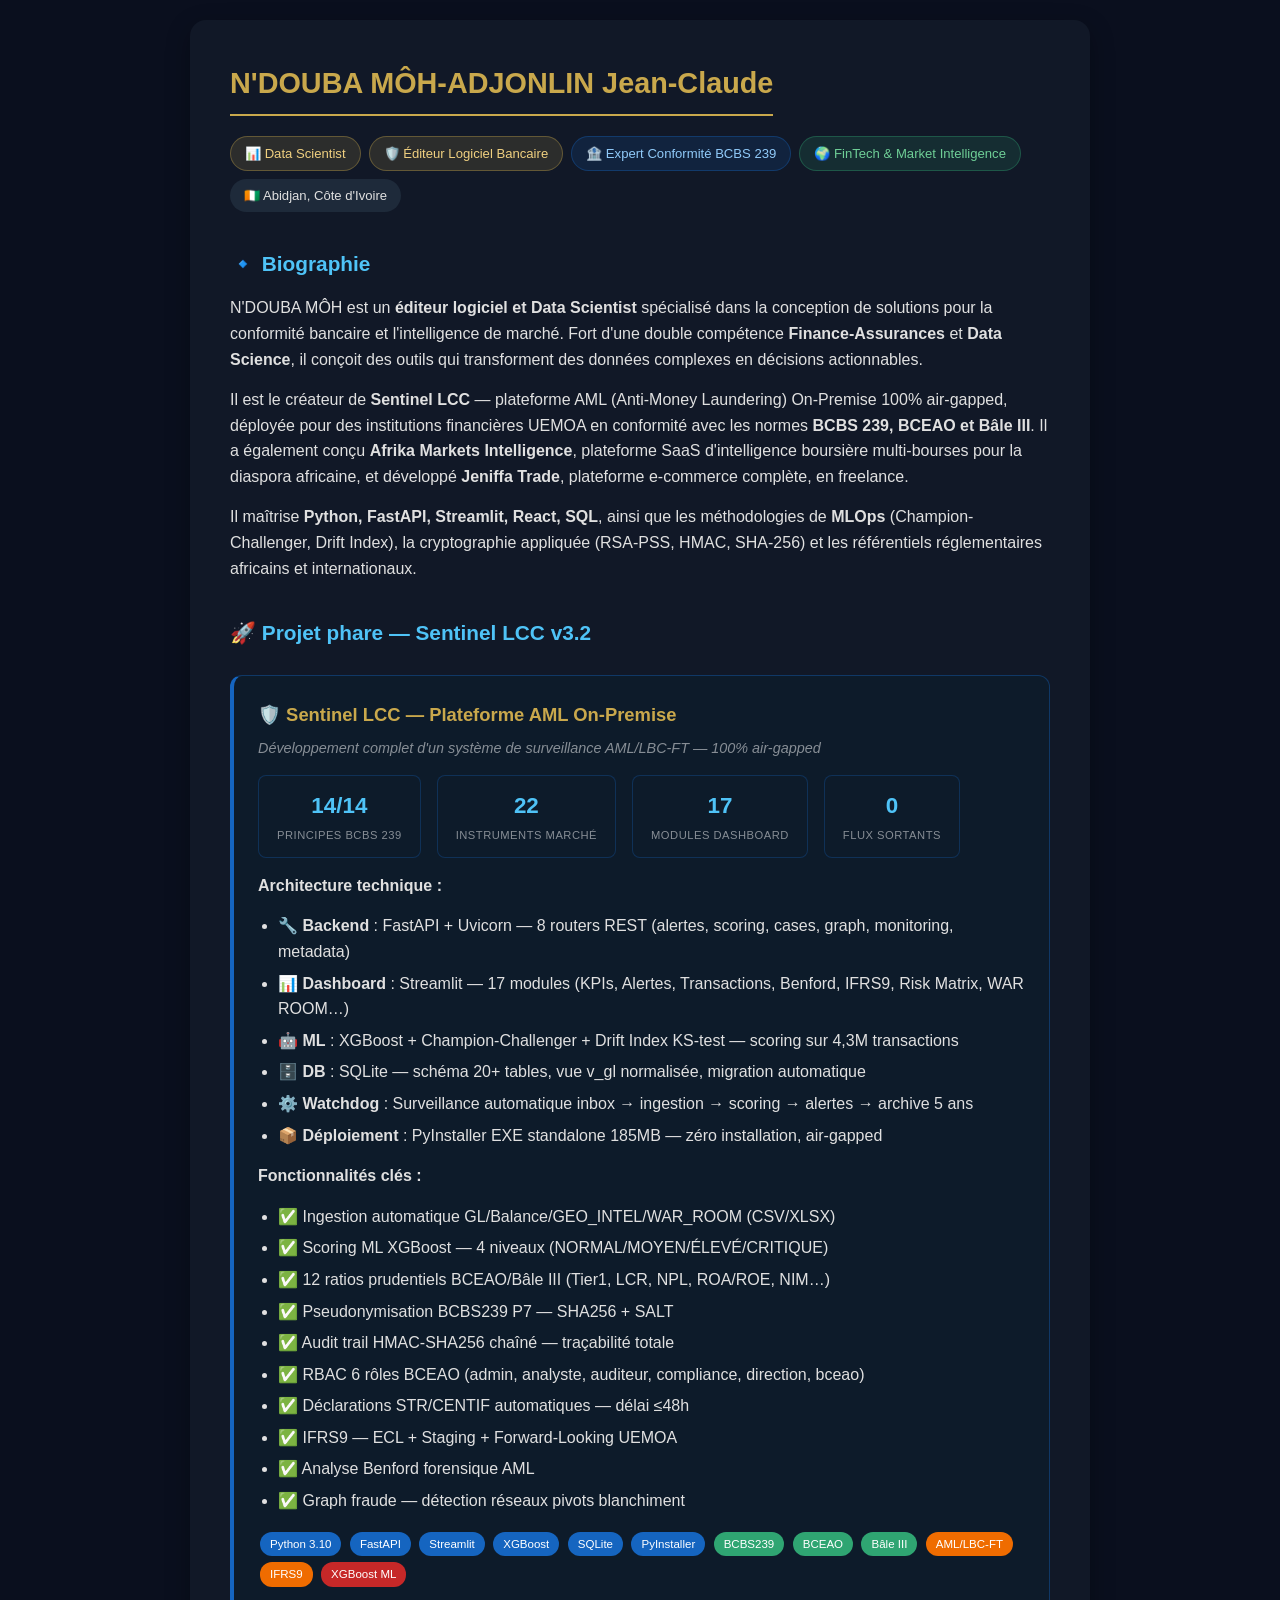
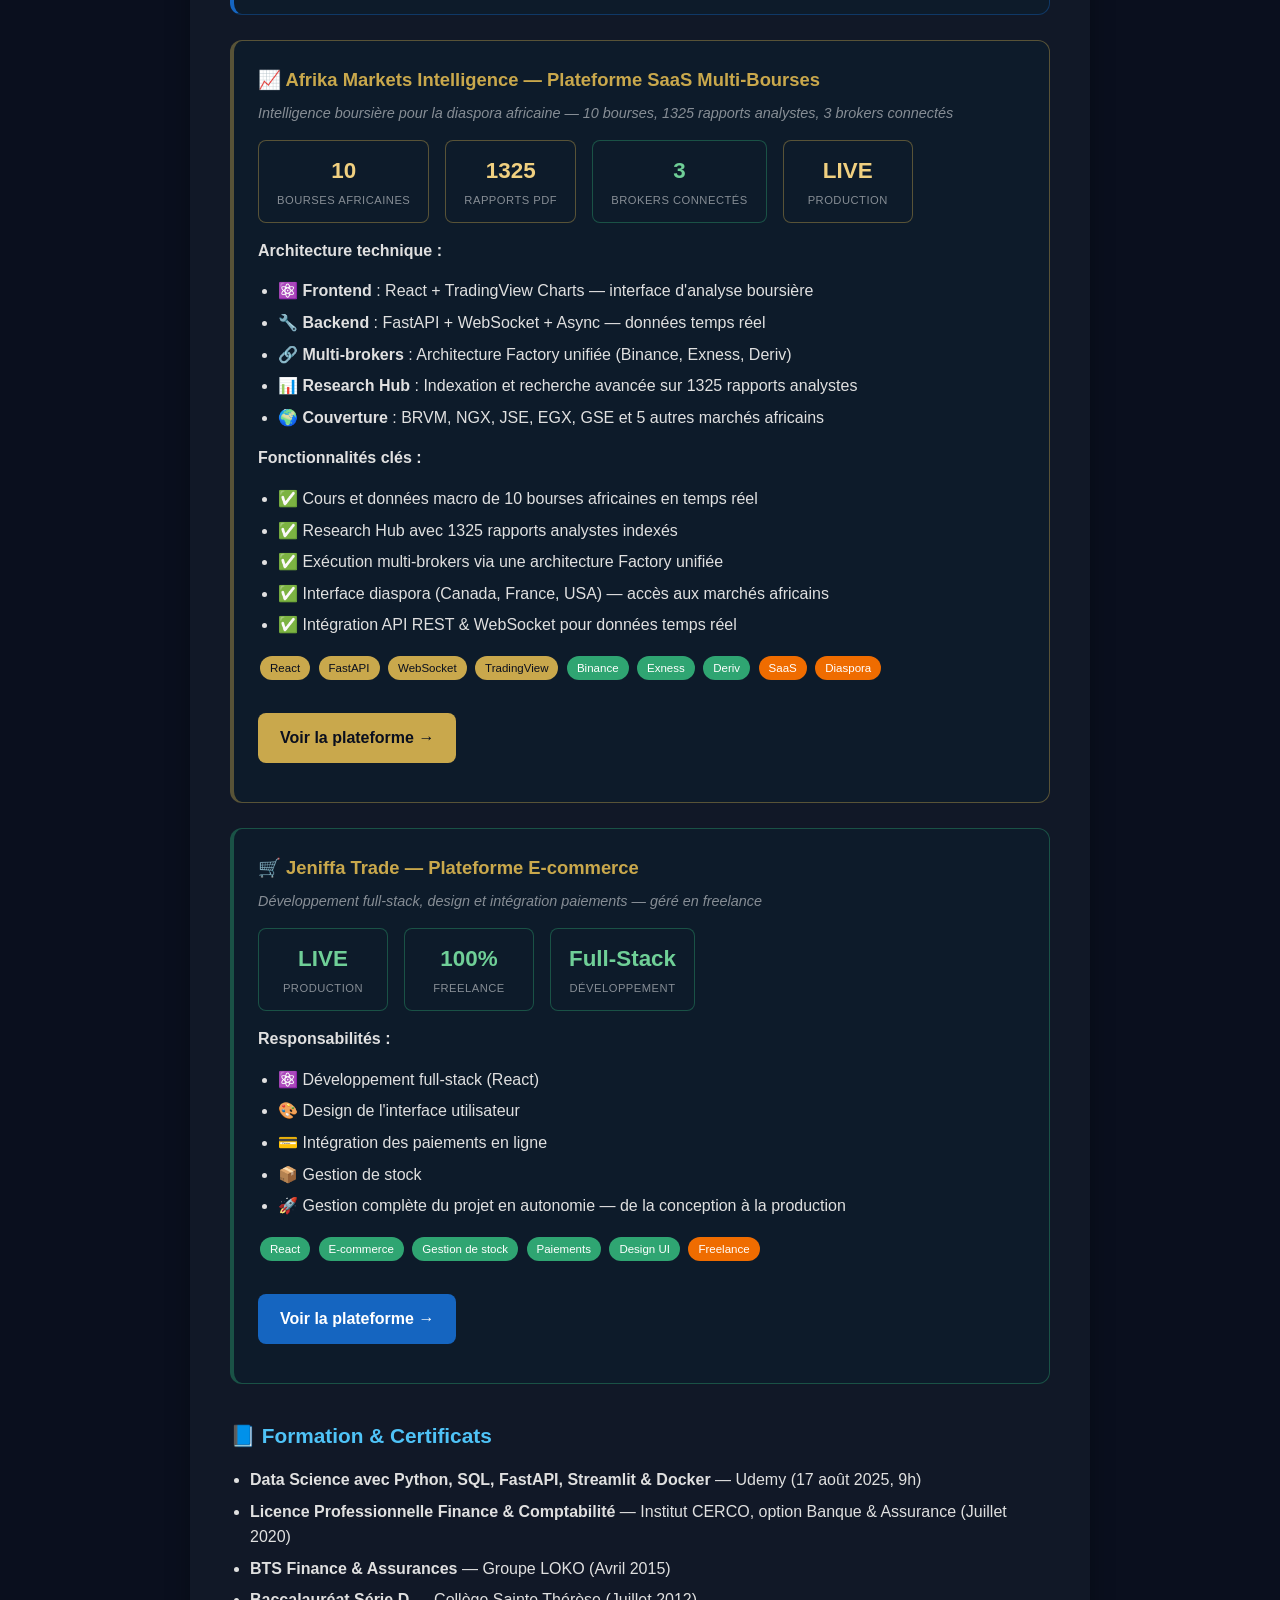
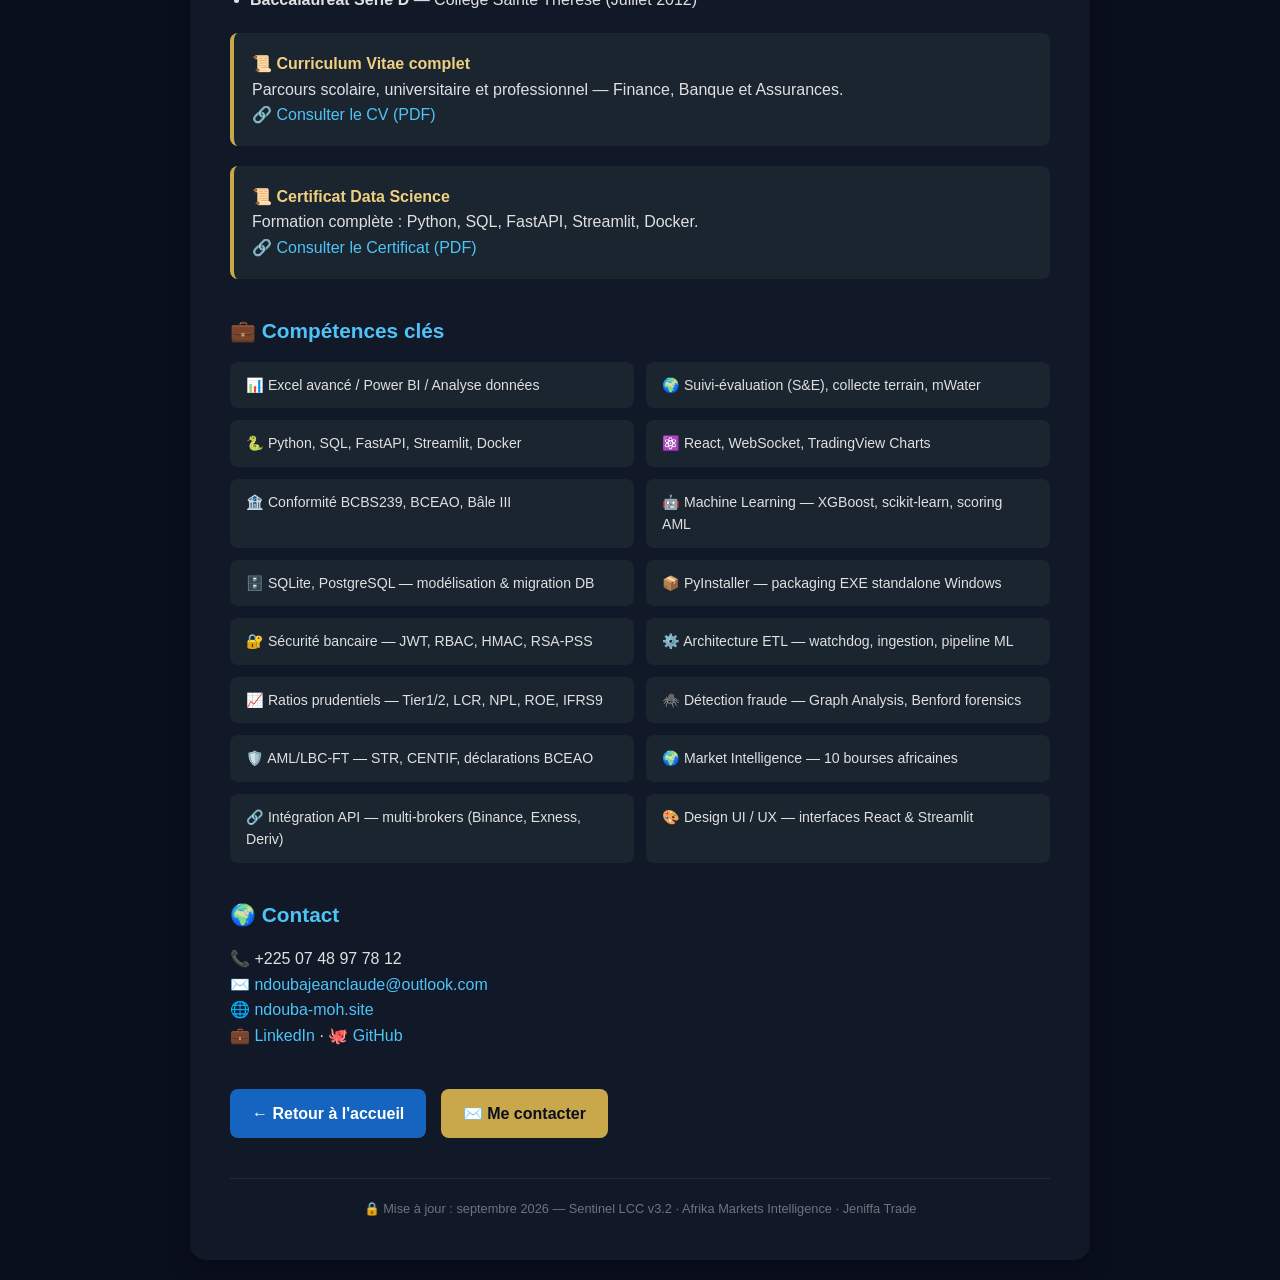
<file: biographie.html>
<!DOCTYPE html>
<html lang="fr">
<head>
    <meta charset="UTF-8">
    <meta name="viewport" content="width=device-width, initial-scale=1.0">
    <title>Biographie | N'DOUBA MÔH-ADJONLIN Jean-Claude</title>
    <meta name="description" content="Biographie de N'DOUBA MÔH — Éditeur logiciel bancaire, Data Scientist et expert conformité BCBS 239. Créateur de Sentinel LCC, Afrika Markets Intelligence et Jeniffa Trade.">
    <style>
        * { box-sizing: border-box; margin: 0; padding: 0; }
        body {
            font-family: 'Segoe UI', Tahoma, Geneva, Verdana, sans-serif;
            line-height: 1.6;
            padding: 20px;
            background: #0A0F1E;
            color: #e0e0e0;
        }
        .container {
            max-width: 900px;
            margin: auto;
            background: #111827;
            padding: 40px;
            border-radius: 16px;
            box-shadow: 0 8px 24px rgba(0,0,0,0.3);
        }
        h1 {
            color: #C9A84C;
            border-bottom: 2px solid #C9A84C;
            display: inline-block;
            padding-bottom: 8px;
            margin-bottom: 20px;
            font-size: 1.8rem;
        }
        h2 {
            color: #4FC3F7;
            margin-top: 35px;
            margin-bottom: 15px;
            font-size: 1.3rem;
        }
        .badges {
            display: flex;
            flex-wrap: wrap;
            gap: 8px;
            margin-bottom: 10px;
        }
        .badge {
            background: #1E2A3A;
            padding: 6px 14px;
            border-radius: 20px;
            font-size: 0.82em;
            display: inline-block;
        }
        .badge-gold { background: rgba(201,168,76,0.15); color: #F0D080; border: 1px solid rgba(201,168,76,0.35); }
        .badge-green { background: rgba(47,165,114,0.15); color: #6FCF97; border: 1px solid rgba(47,165,114,0.35); }
        .badge-blue { background: rgba(21,101,192,0.15); color: #90CAF9; border: 1px solid rgba(21,101,192,0.35); }
        a { color: #4FC3F7; text-decoration: none; }
        a:hover { text-decoration: underline; }
        p { margin-bottom: 15px; }
        ul { margin-left: 20px; margin-bottom: 15px; }
        li { margin-bottom: 6px; }

        /* Certificats */
        .certificat {
            background: #1A2530;
            border-left: 4px solid #C9A84C;
            padding: 18px;
            margin: 20px 0;
            border-radius: 8px;
        }
        .certificat strong { color: #F0D080; }

        /* Projets cards */
        .projet-card {
            background: #0D1B2A;
            border: 1px solid rgba(21,101,192,0.4);
            border-left: 4px solid #1565C0;
            padding: 24px;
            margin: 25px 0;
            border-radius: 12px;
        }
        .projet-card.gold {
            border-left-color: #C9A84C;
            border-color: rgba(201,168,76,0.4);
        }
        .projet-card.green {
            border-left-color: #2FA572;
            border-color: rgba(47,165,114,0.4);
        }
        .projet-card h3 {
            color: #C9A84C;
            margin-top: 0;
            margin-bottom: 8px;
            font-size: 1.15rem;
        }
        .projet-card .subtitle {
            color: rgba(255,255,255,0.5);
            font-style: italic;
            font-size: 0.9em;
            margin-bottom: 15px;
        }

        /* Tags */
        .tags { margin-top: 15px; }
        .tag {
            display: inline-block;
            background: #1565C0;
            color: white;
            font-size: 0.72em;
            padding: 3px 10px;
            border-radius: 12px;
            margin: 3px 2px;
        }
        .tag-green { background: #2FA572; }
        .tag-orange { background: #EF6C00; }
        .tag-red { background: #C62828; }
        .tag-gold { background: #C9A84C; color: #0A0F1E; }

        /* Skills grid */
        .skill-grid {
            display: grid;
            grid-template-columns: 1fr 1fr;
            gap: 12px;
            margin-top: 15px;
        }
        .skill-item {
            background: #1A2530;
            padding: 12px 16px;
            border-radius: 8px;
            font-size: 0.88em;
        }

        /* Metrics */
        .metric-row {
            display: flex;
            gap: 16px;
            flex-wrap: wrap;
            margin: 15px 0;
        }
        .metric {
            background: #0D1B2A;
            border: 1px solid rgba(21,101,192,0.3);
            border-radius: 8px;
            padding: 12px 18px;
            text-align: center;
            min-width: 130px;
        }
        .metric.gold { border-color: rgba(201,168,76,0.4); }
        .metric.green { border-color: rgba(47,165,114,0.4); }
        .metric-val { font-size: 1.4em; font-weight: 700; color: #4FC3F7; display: block; margin-bottom: 3px; }
        .metric-val.gold { color: #F0D080; }
        .metric-val.green { color: #6FCF97; }
        .metric-lbl { font-size: 0.7em; color: rgba(255,255,255,0.5); text-transform: uppercase; letter-spacing: 0.5px; }

        /* Boutons */
        .btn {
            display: inline-block;
            background: #1565C0;
            color: white;
            padding: 12px 22px;
            border-radius: 8px;
            text-decoration: none;
            margin-top: 15px;
            margin-right: 10px;
            font-weight: 600;
            transition: all 0.2s;
        }
        .btn:hover { background: #0D47A1; text-decoration: none; }
        .btn-gold { background: #C9A84C; color: #0A0F1E; }
        .btn-gold:hover { background: #A07828; }

        footer {
            margin-top: 40px;
            font-size: 0.8em;
            text-align: center;
            color: #6c757d;
            border-top: 1px solid #1E2A3A;
            padding-top: 20px;
        }

        @media (max-width: 600px) {
            .container { padding: 25px 20px; }
            .skill-grid { grid-template-columns: 1fr; }
            h1 { font-size: 1.4rem; }
        }
    </style>
</head>
<body>
<div class="container">
    <h1>N'DOUBA MÔH-ADJONLIN Jean-Claude</h1>
    
    <div class="badges">
        <div class="badge badge-gold">📊 Data Scientist</div>
        <div class="badge badge-gold">🛡️ Éditeur Logiciel Bancaire</div>
        <div class="badge badge-blue">🏦 Expert Conformité BCBS 239</div>
        <div class="badge badge-green">🌍 FinTech & Market Intelligence</div>
        <div class="badge">🇨🇮 Abidjan, Côte d'Ivoire</div>
    </div>

    <h2>🔹 Biographie</h2>
    <p>N'DOUBA MÔH est un <strong>éditeur logiciel et Data Scientist</strong> spécialisé dans la conception de solutions pour la conformité bancaire et l'intelligence de marché. Fort d'une double compétence <strong>Finance-Assurances</strong> et <strong>Data Science</strong>, il conçoit des outils qui transforment des données complexes en décisions actionnables.</p>

    <p>Il est le créateur de <strong>Sentinel LCC</strong> — plateforme AML (Anti-Money Laundering) On-Premise 100% air-gapped, déployée pour des institutions financières UEMOA en conformité avec les normes <strong>BCBS 239, BCEAO et Bâle III</strong>. Il a également conçu <strong>Afrika Markets Intelligence</strong>, plateforme SaaS d'intelligence boursière multi-bourses pour la diaspora africaine, et développé <strong>Jeniffa Trade</strong>, plateforme e-commerce complète, en freelance.</p>

    <p>Il maîtrise <strong>Python, FastAPI, Streamlit, React, SQL</strong>, ainsi que les méthodologies de <strong>MLOps</strong> (Champion-Challenger, Drift Index), la cryptographie appliquée (RSA-PSS, HMAC, SHA-256) et les référentiels réglementaires africains et internationaux.</p>

    <!-- ═══ PROJET 1 : SENTINEL LCC ═══ -->
    <h2>🚀 Projet phare — Sentinel LCC v3.2</h2>

    <div class="projet-card">
        <h3>🛡️ Sentinel LCC — Plateforme AML On-Premise</h3>
        <p class="subtitle">Développement complet d'un système de surveillance AML/LBC-FT — 100% air-gapped</p>

        <div class="metric-row">
            <div class="metric">
                <div class="metric-val">14/14</div>
                <div class="metric-lbl">Principes BCBS 239</div>
            </div>
            <div class="metric">
                <div class="metric-val">22</div>
                <div class="metric-lbl">Instruments marché</div>
            </div>
            <div class="metric">
                <div class="metric-val">17</div>
                <div class="metric-lbl">Modules dashboard</div>
            </div>
            <div class="metric">
                <div class="metric-val">0</div>
                <div class="metric-lbl">Flux sortants</div>
            </div>
        </div>

        <p><strong>Architecture technique :</strong></p>
        <ul>
            <li>🔧 <strong>Backend</strong> : FastAPI + Uvicorn — 8 routers REST (alertes, scoring, cases, graph, monitoring, metadata)</li>
            <li>📊 <strong>Dashboard</strong> : Streamlit — 17 modules (KPIs, Alertes, Transactions, Benford, IFRS9, Risk Matrix, WAR ROOM…)</li>
            <li>🤖 <strong>ML</strong> : XGBoost + Champion-Challenger + Drift Index KS-test — scoring sur 4,3M transactions</li>
            <li>🗄️ <strong>DB</strong> : SQLite — schéma 20+ tables, vue v_gl normalisée, migration automatique</li>
            <li>⚙️ <strong>Watchdog</strong> : Surveillance automatique inbox → ingestion → scoring → alertes → archive 5 ans</li>
            <li>📦 <strong>Déploiement</strong> : PyInstaller EXE standalone 185MB — zéro installation, air-gapped</li>
        </ul>

        <p><strong>Fonctionnalités clés :</strong></p>
        <ul>
            <li>✅ Ingestion automatique GL/Balance/GEO_INTEL/WAR_ROOM (CSV/XLSX)</li>
            <li>✅ Scoring ML XGBoost — 4 niveaux (NORMAL/MOYEN/ÉLEVÉ/CRITIQUE)</li>
            <li>✅ 12 ratios prudentiels BCEAO/Bâle III (Tier1, LCR, NPL, ROA/ROE, NIM…)</li>
            <li>✅ Pseudonymisation BCBS239 P7 — SHA256 + SALT</li>
            <li>✅ Audit trail HMAC-SHA256 chaîné — traçabilité totale</li>
            <li>✅ RBAC 6 rôles BCEAO (admin, analyste, auditeur, compliance, direction, bceao)</li>
            <li>✅ Déclarations STR/CENTIF automatiques — délai ≤48h</li>
            <li>✅ IFRS9 — ECL + Staging + Forward-Looking UEMOA</li>
            <li>✅ Analyse Benford forensique AML</li>
            <li>✅ Graph fraude — détection réseaux pivots blanchiment</li>
        </ul>

        <div class="tags">
            <span class="tag">Python 3.10</span>
            <span class="tag">FastAPI</span>
            <span class="tag">Streamlit</span>
            <span class="tag">XGBoost</span>
            <span class="tag">SQLite</span>
            <span class="tag">PyInstaller</span>
            <span class="tag tag-green">BCBS239</span>
            <span class="tag tag-green">BCEAO</span>
            <span class="tag tag-green">Bâle III</span>
            <span class="tag tag-orange">AML/LBC-FT</span>
            <span class="tag tag-orange">IFRS9</span>
            <span class="tag tag-red">XGBoost ML</span>
        </div>
    </div>

    <!-- ═══ PROJET 2 : AFRIKA MARKETS ═══ -->
    <div class="projet-card gold">
        <h3>📈 Afrika Markets Intelligence — Plateforme SaaS Multi-Bourses</h3>
        <p class="subtitle">Intelligence boursière pour la diaspora africaine — 10 bourses, 1325 rapports analystes, 3 brokers connectés</p>

        <div class="metric-row">
            <div class="metric gold">
                <div class="metric-val gold">10</div>
                <div class="metric-lbl">Bourses africaines</div>
            </div>
            <div class="metric gold">
                <div class="metric-val gold">1325</div>
                <div class="metric-lbl">Rapports PDF</div>
            </div>
            <div class="metric green">
                <div class="metric-val green">3</div>
                <div class="metric-lbl">Brokers connectés</div>
            </div>
            <div class="metric gold">
                <div class="metric-val gold">LIVE</div>
                <div class="metric-lbl">Production</div>
            </div>
        </div>

        <p><strong>Architecture technique :</strong></p>
        <ul>
            <li>⚛️ <strong>Frontend</strong> : React + TradingView Charts — interface d'analyse boursière</li>
            <li>🔧 <strong>Backend</strong> : FastAPI + WebSocket + Async — données temps réel</li>
            <li>🔗 <strong>Multi-brokers</strong> : Architecture Factory unifiée (Binance, Exness, Deriv)</li>
            <li>📊 <strong>Research Hub</strong> : Indexation et recherche avancée sur 1325 rapports analystes</li>
            <li>🌍 <strong>Couverture</strong> : BRVM, NGX, JSE, EGX, GSE et 5 autres marchés africains</li>
        </ul>

        <p><strong>Fonctionnalités clés :</strong></p>
        <ul>
            <li>✅ Cours et données macro de 10 bourses africaines en temps réel</li>
            <li>✅ Research Hub avec 1325 rapports analystes indexés</li>
            <li>✅ Exécution multi-brokers via une architecture Factory unifiée</li>
            <li>✅ Interface diaspora (Canada, France, USA) — accès aux marchés africains</li>
            <li>✅ Intégration API REST & WebSocket pour données temps réel</li>
        </ul>

        <div class="tags">
            <span class="tag tag-gold">React</span>
            <span class="tag tag-gold">FastAPI</span>
            <span class="tag tag-gold">WebSocket</span>
            <span class="tag tag-gold">TradingView</span>
            <span class="tag tag-green">Binance</span>
            <span class="tag tag-green">Exness</span>
            <span class="tag tag-green">Deriv</span>
            <span class="tag tag-orange">SaaS</span>
            <span class="tag tag-orange">Diaspora</span>
        </div>

        <p style="margin-top:15px;">
            <a href="https://sentinel-lccafrika.space/" target="_blank" class="btn btn-gold">Voir la plateforme →</a>
        </p>
    </div>

    <!-- ═══ PROJET 3 : JENIFFA TRADE ═══ -->
    <div class="projet-card green">
        <h3>🛒 Jeniffa Trade — Plateforme E-commerce</h3>
        <p class="subtitle">Développement full-stack, design et intégration paiements — géré en freelance</p>

        <div class="metric-row">
            <div class="metric green">
                <div class="metric-val green">LIVE</div>
                <div class="metric-lbl">Production</div>
            </div>
            <div class="metric green">
                <div class="metric-val green">100%</div>
                <div class="metric-lbl">Freelance</div>
            </div>
            <div class="metric green">
                <div class="metric-val green">Full-Stack</div>
                <div class="metric-lbl">Développement</div>
            </div>
        </div>

        <p><strong>Responsabilités :</strong></p>
        <ul>
            <li>⚛️ Développement full-stack (React)</li>
            <li>🎨 Design de l'interface utilisateur</li>
            <li>💳 Intégration des paiements en ligne</li>
            <li>📦 Gestion de stock</li>
            <li>🚀 Gestion complète du projet en autonomie — de la conception à la production</li>
        </ul>

        <div class="tags">
            <span class="tag tag-green">React</span>
            <span class="tag tag-green">E-commerce</span>
            <span class="tag tag-green">Gestion de stock</span>
            <span class="tag tag-green">Paiements</span>
            <span class="tag tag-green">Design UI</span>
            <span class="tag tag-orange">Freelance</span>
        </div>

        <p style="margin-top:15px;">
            <a href="https://jeniffatrade.online/" target="_blank" class="btn">Voir la plateforme →</a>
        </p>
    </div>

    <!-- ═══ FORMATION ═══ -->
    <h2>📘 Formation & Certificats</h2>
    <ul>
        <li><strong>Data Science avec Python, SQL, FastAPI, Streamlit & Docker</strong> — Udemy (17 août 2025, 9h)</li>
        <li><strong>Licence Professionnelle Finance & Comptabilité</strong> — Institut CERCO, option Banque & Assurance (Juillet 2020)</li>
        <li><strong>BTS Finance & Assurances</strong> — Groupe LOKO (Avril 2015)</li>
        <li><strong>Baccalauréat Série D</strong> — Collège Sainte Thérèse (Juillet 2012)</li>
    </ul>

    <div class="certificat">
        📜 <strong>Curriculum Vitae complet</strong><br>
        Parcours scolaire, universitaire et professionnel — Finance, Banque et Assurances.<br>
        🔗 <a href="CV_NDOUBA_MOH_ADJONLIN_JEAN_CLAUDE.pdf" target="_blank">Consulter le CV (PDF)</a>
    </div>

    <div class="certificat">
        📜 <strong>Certificat Data Science</strong><br>
        Formation complète : Python, SQL, FastAPI, Streamlit, Docker.<br>
        🔗 <a href="certificat_udemy_data_science.pdf" target="_blank">Consulter le Certificat (PDF)</a>
    </div>

    <!-- ═══ COMPÉTENCES ═══ -->
    <h2>💼 Compétences clés</h2>

    <div class="skill-grid">
        <div class="skill-item">📊 Excel avancé / Power BI / Analyse données</div>
        <div class="skill-item">🌍 Suivi-évaluation (S&E), collecte terrain, mWater</div>
        <div class="skill-item">🐍 Python, SQL, FastAPI, Streamlit, Docker</div>
        <div class="skill-item">⚛️ React, WebSocket, TradingView Charts</div>
        <div class="skill-item">🏦 Conformité BCBS239, BCEAO, Bâle III</div>
        <div class="skill-item">🤖 Machine Learning — XGBoost, scikit-learn, scoring AML</div>
        <div class="skill-item">🗄️ SQLite, PostgreSQL — modélisation & migration DB</div>
        <div class="skill-item">📦 PyInstaller — packaging EXE standalone Windows</div>
        <div class="skill-item">🔐 Sécurité bancaire — JWT, RBAC, HMAC, RSA-PSS</div>
        <div class="skill-item">⚙️ Architecture ETL — watchdog, ingestion, pipeline ML</div>
        <div class="skill-item">📈 Ratios prudentiels — Tier1/2, LCR, NPL, ROE, IFRS9</div>
        <div class="skill-item">🕷️ Détection fraude — Graph Analysis, Benford forensics</div>
        <div class="skill-item">🛡️ AML/LBC-FT — STR, CENTIF, déclarations BCEAO</div>
        <div class="skill-item">🌍 Market Intelligence — 10 bourses africaines</div>
        <div class="skill-item">🔗 Intégration API — multi-brokers (Binance, Exness, Deriv)</div>
        <div class="skill-item">🎨 Design UI / UX — interfaces React & Streamlit</div>
    </div>

    <!-- ═══ CONTACT ═══ -->
    <h2>🌍 Contact</h2>
    <p>
        📞 +225 07 48 97 78 12<br>
        ✉️ <a href="mailto:ndoubajeanclaude@outlook.com">ndoubajeanclaude@outlook.com</a><br>
        🌐 <a href="https://ndouba-moh.site">ndouba-moh.site</a><br>
        💼 <a href="https://www.linkedin.com/in/moh-adjonlin-jean-claude-n-douba-7737bb342/" target="_blank">LinkedIn</a> · 
        🐙 <a href="https://github.com/Genito922" target="_blank">GitHub</a>
    </p>

    <p style="margin-top:25px;">
        <a href="index.html" class="btn">← Retour à l'accueil</a>
        <a href="mailto:ndoubajeanclaude@outlook.com" class="btn btn-gold">✉️ Me contacter</a>
    </p>

    <footer>
        🔒 Mise à jour : septembre 2026 — Sentinel LCC v3.2 · Afrika Markets Intelligence · Jeniffa Trade
    </footer>
</div>
</body>
</html>
</file>
